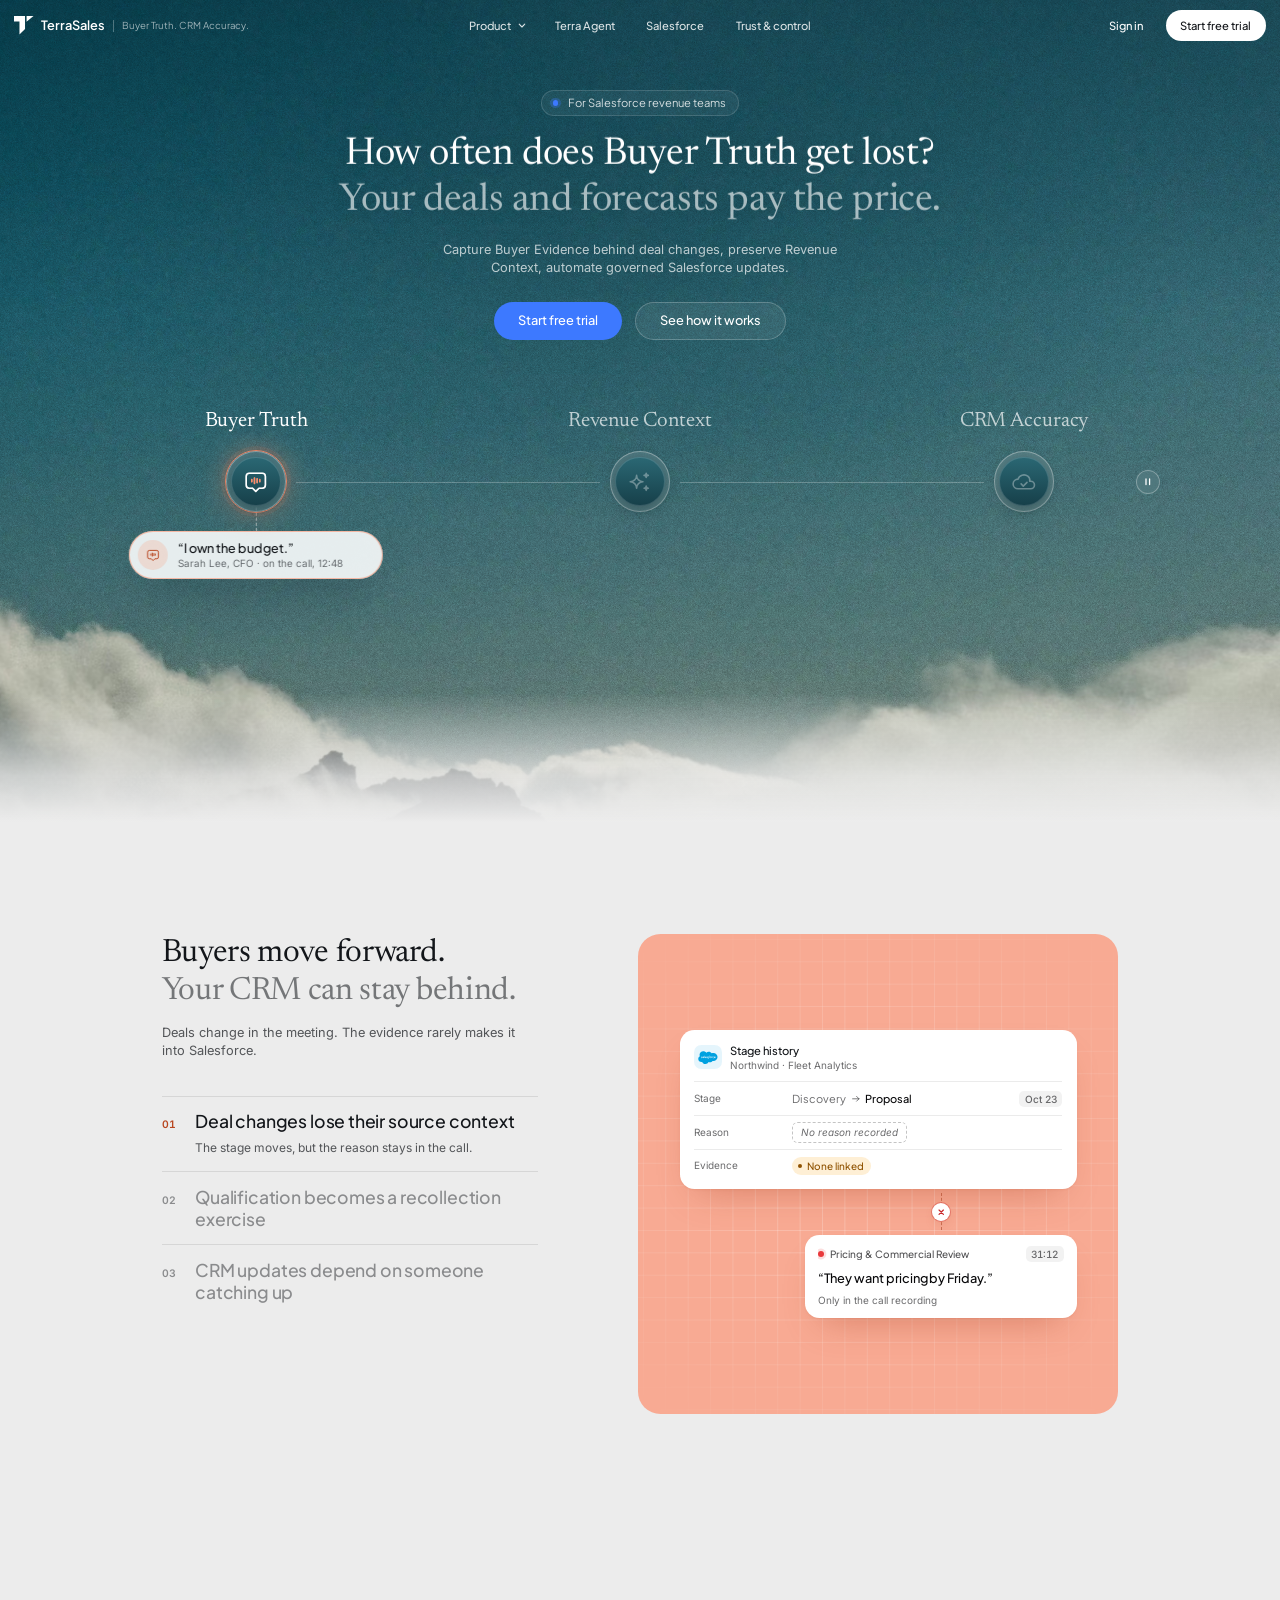
<file: index.html>
<!doctype html>
<html lang="en">
<head>
  <meta charset="utf-8">
  <meta name="viewport" content="width=device-width, initial-scale=1">
  <meta name="robots" content="noindex,nofollow">
  <title>TerraSales — Buyer Truth. CRM Accuracy.</title>
  <!-- the site has one page for now: send everyone to it -->
  <meta http-equiv="refresh" content="0; url=clouds/index.html">
  <link rel="canonical" href="clouds/index.html">
  <link rel="icon" href="clouds/img/logo-mark.svg" type="image/svg+xml">
  <script>location.replace('clouds/index.html' + location.search + location.hash);</script>
  <style>body{margin:0;min-height:100vh;display:grid;place-items:center;background:#1E5560;font:500 15px/1.4 system-ui,sans-serif}a{color:#fff}</style>
</head>
<body>
  <a href="clouds/index.html">TerraSales</a>
</body>
</html>
</file>
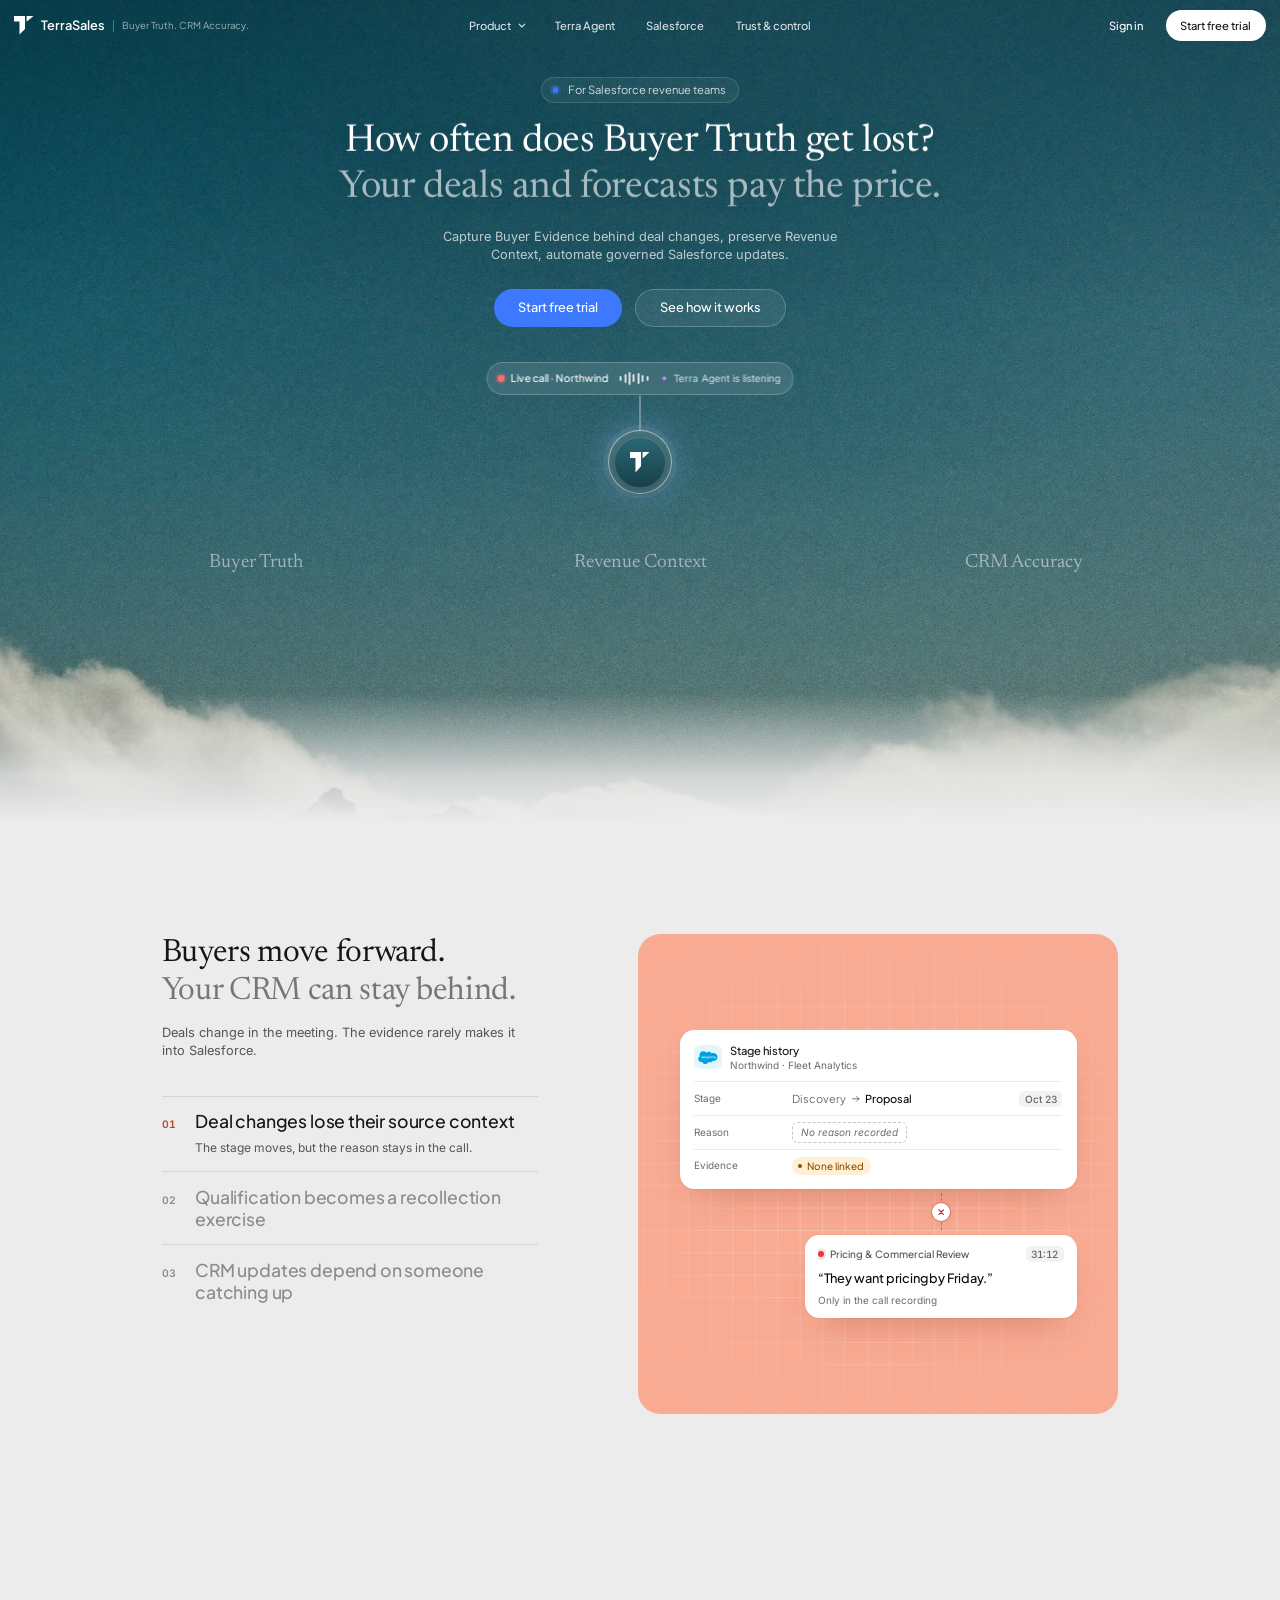
<file: clouds-hub/index.html>
<!doctype html>
<html lang="en">
<head>
  <meta charset="utf-8">
  <meta name="viewport" content="width=device-width, initial-scale=1">
  <title>TerraSales — Buyer Truth. CRM Accuracy.</title>
  <meta name="robots" content="noindex,nofollow">
  <meta name="theme-color" content="#1C4F5A">
  <link rel="icon" href="../clouds/img/logo-mark.svg" type="image/svg+xml">
  <link rel="preconnect" href="https://fonts.googleapis.com">
  <link rel="preconnect" href="https://fonts.gstatic.com" crossorigin>
  <link rel="stylesheet" href="https://fonts.googleapis.com/css2?family=Inter:wght@400;500;600&family=Newsreader:opsz,wght@6..72,400&family=Plus+Jakarta+Sans:wght@400;500;600&display=swap">
  <link rel="stylesheet" href="../clouds/s2.css?v=3">
  <link rel="stylesheet" href="../clouds/style.css?v=9">
  <link rel="stylesheet" href="hub.css?v=1">
  <script>document.documentElement.classList.add('js');</script>
</head>
<body>
  <a class="skip" href="#main">Skip to content</a>

  <!-- Hero concept: one picture instead of the stations line. Section 2 is the same as on the Clouds page. -->
  <header class="nav" id="nav">
    <div class="nav__brand">
      <a class="nav__logo" href="#" aria-label="TerraSales home">
        <img src="../clouds/img/logo-mark.svg" width="24" height="24" alt="">
        <span class="nav__word">TerraSales</span>
      </a>
      <span class="nav__div" aria-hidden="true"></span>
      <span class="nav__tagline">Buyer Truth. CRM Accuracy.</span>
    </div>
    <nav class="nav__links" aria-label="Main">
      <span class="nav__thumb" aria-hidden="true"></span>
      <a class="nav__link nav__link--drop" href="#">Product<svg class="nav__chev" viewBox="0 0 16 16" aria-hidden="true" focusable="false"><path d="m4.5 6.5 3.5 3.5 3.5-3.5" fill="none" stroke="currentColor" stroke-width="1.4" stroke-linecap="round" stroke-linejoin="round"/></svg></a>
      <a class="nav__link" href="#">Terra Agent</a>
      <a class="nav__link" href="#">Salesforce</a>
      <a class="nav__link" href="#">Trust &amp; control</a>
    </nav>
    <div class="nav__actions">
      <a class="nav__btn nav__btn--signin" href="https://app.terrasales.ai/login/">Sign in</a>
      <a class="nav__btn nav__btn--cta" href="https://app.terrasales.ai/login/">Start free trial</a>
      <button class="nav__burger" type="button" aria-expanded="false" aria-controls="mnav" aria-label="Open menu">
        <svg width="18" height="18" viewBox="0 0 20 20" aria-hidden="true" focusable="false"><path d="M3 7h14M3 13h14" fill="none" stroke="currentColor" stroke-width="1.6" stroke-linecap="round"/></svg>
      </button>
    </div>
    <div class="mnav" id="mnav" hidden>
      <a class="mnav__link" href="#">Product</a>
      <a class="mnav__link" href="#">Terra Agent</a>
      <a class="mnav__link" href="#">Salesforce</a>
      <a class="mnav__link" href="#">Trust &amp; control</a>
      <a class="mnav__link" href="https://app.terrasales.ai/login/">Sign in</a>
    </div>
  </header>

  <main id="main">
    <!-- ============ HERO — one picture: the call goes into TerraSales, and TerraSales branches into what it brings ============ -->
    <section class="hc hc--hub" aria-labelledby="hero-title">
      <div class="hc__scene" aria-hidden="true">
        <picture>
          <source media="(max-width: 780px)" srcset="../clouds/img/sky-m-1x.webp 800w, ../clouds/img/sky-m-2x.webp 1600w" sizes="800px">
          <img class="hc__sky" src="../clouds/img/sky-1x.webp" srcset="../clouds/img/sky-1x.webp 1960w, ../clouds/img/sky-2x.webp 3920w" sizes="(max-width: 1180px) 1960px, 122.5vw" width="1960" height="1560" alt="" fetchpriority="high" decoding="async" data-depth=".32">
        </picture>
        <span class="hc__grain"></span>
      </div>

      <div class="hc__frame">
        <div class="hc__copy" data-depth=".5">
          <p class="hc__pill rv" style="--d:.05s"><i aria-hidden="true"></i>For Salesforce revenue teams</p>
          <h1 class="hc__h1 rv" id="hero-title" style="--d:.12s">How often does Buyer Truth get lost? <span>Your deals and forecasts pay the price.</span></h1>
          <p class="hc__sub rv" style="--d:.2s">Capture Buyer Evidence behind deal changes, preserve Revenue<br> Context, automate governed Salesforce updates.</p>
          <div class="hc__ctas rv" style="--d:.28s">
            <a class="hc__btn hc__btn--primary" href="https://app.terrasales.ai/login/">Start free trial</a>
            <a class="hc__btn hc__btn--ghost" href="#gap">See how it works</a>
          </div>
        </div>

        <!-- The picture. Coordinates are frame units (1600 wide), the same as the stations on the Clouds page:
             the call (top) → the TerraSales hub → three branches, each with its own line → what each one brings. -->
        <div class="hb" data-depth=".2" data-fade data-hub role="img" aria-label="How TerraSales works: Terra Agent records the sales call with Northwind, and TerraSales turns it into three things at once. Buyer Truth: the buyer said, I own the budget (Sarah Lee, CFO, 12:48). Revenue Context: Terra Agent marks the deal ready for Proposal. CRM Accuracy: the Salesforce stage moves to Proposal and is synced.">
          <svg class="hb__wires" viewBox="0 0 1600 1120" preserveAspectRatio="xMidYMin meet" aria-hidden="true" focusable="false">
            <defs>
              <marker id="hb-tip-1" viewBox="0 0 10 10" refX="7" refY="5" markerWidth="12" markerHeight="12" markerUnits="userSpaceOnUse" orient="auto"><path d="M2 1.5l6 3.5-6 3.5" fill="none" stroke="#FF8A66" stroke-width="1.5" stroke-linecap="round" stroke-linejoin="round"/></marker>
              <marker id="hb-tip-2" viewBox="0 0 10 10" refX="7" refY="5" markerWidth="12" markerHeight="12" markerUnits="userSpaceOnUse" orient="auto"><path d="M2 1.5l6 3.5-6 3.5" fill="none" stroke="#C792FF" stroke-width="1.5" stroke-linecap="round" stroke-linejoin="round"/></marker>
              <marker id="hb-tip-3" viewBox="0 0 10 10" refX="7" refY="5" markerWidth="12" markerHeight="12" markerUnits="userSpaceOnUse" orient="auto"><path d="M2 1.5l6 3.5-6 3.5" fill="none" stroke="#86B6FF" stroke-width="1.5" stroke-linecap="round" stroke-linejoin="round"/></marker>
              <!-- each wire is revealed by a solid copy of itself in a mask, so dashed and dotted wires still "draw" -->
              <mask id="hb-m-in" maskUnits="userSpaceOnUse"><path class="hb__reveal" d="M800 494 V 538" pathLength="1"/></mask>
              <mask id="hb-m-1" maskUnits="userSpaceOnUse"><path class="hb__reveal" d="M772 606 C 700 652, 420 640, 320 686" pathLength="1"/></mask>
              <mask id="hb-m-2" maskUnits="userSpaceOnUse"><path class="hb__reveal" d="M800 618 V 686" pathLength="1"/></mask>
              <mask id="hb-m-3" maskUnits="userSpaceOnUse"><path class="hb__reveal" d="M828 606 C 900 652, 1180 640, 1280 686" pathLength="1"/></mask>


            </defs>
            <path class="hb__wire hb__wire--in" d="M800 494 V 538" mask="url(#hb-m-in)"/>
            <path id="hb-br-1" class="hb__wire hb__wire--1" d="M772 606 C 700 652, 420 640, 320 686" mask="url(#hb-m-1)"/>
            <path id="hb-br-2" class="hb__wire hb__wire--2" d="M800 618 V 686" mask="url(#hb-m-2)"/>
            <path id="hb-br-3" class="hb__wire hb__wire--3" d="M828 606 C 900 652, 1180 640, 1280 686" mask="url(#hb-m-3)"/>
            <path class="hb__wire hb__wire--1 hb__arrow" d="M320 724 V 747" marker-end="url(#hb-tip-1)"/>
            <path class="hb__wire hb__wire--2 hb__arrow" d="M800 724 V 747" marker-end="url(#hb-tip-2)"/>
            <path class="hb__wire hb__wire--3 hb__arrow" d="M1280 724 V 747" marker-end="url(#hb-tip-3)"/>
            <circle class="hb__spark hb__spark--1" r="4"><animateMotion dur="1.1s" begin="indefinite" fill="freeze" calcMode="spline" keyPoints="0;1" keyTimes="0;1" keySplines=".45 0 .25 1"><mpath href="#hb-br-1"/></animateMotion></circle>
            <circle class="hb__spark hb__spark--2" r="4"><animateMotion dur="1.1s" begin="indefinite" fill="freeze" calcMode="spline" keyPoints="0;1" keyTimes="0;1" keySplines=".45 0 .25 1"><mpath href="#hb-br-2"/></animateMotion></circle>
            <circle class="hb__spark hb__spark--3" r="4"><animateMotion dur="1.1s" begin="indefinite" fill="freeze" calcMode="spline" keyPoints="0;1" keyTimes="0;1" keySplines=".45 0 .25 1"><mpath href="#hb-br-3"/></animateMotion></circle>
          </svg>

          <!-- the input: a live call, Terra Agent listening -->
          <p class="hb__call">
            <span class="hb__rec"><i></i>Live call · Northwind</span>
            <span class="hb__wave" aria-hidden="true"><i></i><i></i><i></i><i></i><i></i><i></i><i></i></span>
            <span class="hb__agent"><svg viewBox="0 0 16 16" aria-hidden="true"><path d="M8 1.5c.5 3.2 1.4 4.6 5.5 5.5-4.1.9-5 2.3-5.5 5.5C7.5 9.3 6.6 7.9 2.5 7 6.6 6.1 7.5 4.7 8 1.5Z" fill="currentColor"/></svg>Terra Agent is listening</span>
          </p>

          <!-- the hub -->
          <div class="hb__hub" aria-hidden="true"><span class="hb__disc"><img src="../clouds/img/logo-mark.svg" width="24" height="24" alt=""></span></div>

          <!-- the three branches and what each one brings -->
          <div class="hb__arm hb__arm--1">
            <p class="hb__name">Buyer Truth</p>
            <p class="pod hb__out">
              <span class="pod__ico" aria-hidden="true"><svg viewBox="0 0 24 24" fill="none"><path d="M9 18H6a3 3 0 0 1-3-3V7a3 3 0 0 1 3-3h12a3 3 0 0 1 3 3v8a3 3 0 0 1-3 3h-3l-3 3z" stroke="currentColor" stroke-width="1.6" stroke-linejoin="round"/><path d="M8.25 10v2M10.75 8.5v5M13.25 9.25v3.5M15.75 10v2" stroke="currentColor" stroke-width="1.6" stroke-linecap="round"/></svg></span>
              <span class="pod__tt"><span class="pod__main">“I own the budget.”</span><span class="pod__meta">Sarah Lee, CFO · 12:48</span></span>
            </p>
          </div>
          <div class="hb__arm hb__arm--2">
            <p class="hb__name">Revenue Context</p>
            <p class="pod hb__out">
              <span class="pod__ico" aria-hidden="true"><svg viewBox="0 0 16 16"><path d="M8 1.5c.5 3.2 1.4 4.6 5.5 5.5-4.1.9-5 2.3-5.5 5.5C7.5 9.3 6.6 7.9 2.5 7 6.6 6.1 7.5 4.7 8 1.5Z" fill="currentColor"/></svg></span>
              <span class="pod__tt"><span class="pod__main">Ready for Proposal</span><span class="pod__meta">Economic buyer confirmed</span></span>
            </p>
          </div>
          <div class="hb__arm hb__arm--3">
            <p class="hb__name">CRM Accuracy</p>
            <p class="pod hb__out">
              <span class="pod__ico pod__ico--sf"><img src="../clouds/img/ic-salesforce.svg" width="20" height="20" alt=""></span>
              <span class="pod__tt"><span class="pod__main">Stage → Proposal</span><span class="pod__meta"><span class="pod__todo">Syncing to Salesforce</span><span class="pod__done">Synced to Salesforce</span></span></span>
              <span class="pod__check" aria-hidden="true"></span>
            </p>
          </div>

          <button class="hb__replay" type="button" aria-label="Replay the animation" hidden>
            <svg viewBox="0 0 12 12" aria-hidden="true"><path d="M2.4 6.2a3.6 3.6 0 1 0 1.2-2.7M2.3 1.6v2.3h2.3" fill="none" stroke="currentColor" stroke-width="1.3" stroke-linecap="round" stroke-linejoin="round"/></svg>
          </button>
        </div>
      </div>

      <div class="hc__near" aria-hidden="true">
        <picture>
          <source media="(max-width: 780px)" type="image/avif" srcset="../clouds/img/clouds-m-1x.avif 800w, ../clouds/img/clouds-m-2x.avif 1600w" sizes="800px">
          <source media="(max-width: 780px)" srcset="../clouds/img/clouds-m-1x.webp 800w, ../clouds/img/clouds-m-2x.webp 1600w" sizes="800px">
          <source type="image/avif" srcset="../clouds/img/clouds-1x.avif 1960w, ../clouds/img/clouds-2x.avif 3920w" sizes="(max-width: 1180px) 1960px, 122.5vw">
          <img class="hc__front" src="../clouds/img/clouds-1x.webp" srcset="../clouds/img/clouds-1x.webp 1960w, ../clouds/img/clouds-2x.webp 3920w" sizes="(max-width: 1180px) 1960px, 122.5vw" width="1960" height="894" alt="" decoding="async" data-depth="-.22">
        </picture>
      </div>
      <div class="hc__mist" aria-hidden="true"></div>
    </section>

    <!-- ============ SECTION 2 · THE GAP — the three problems, one at a time ============
         This block is about the problem only: each point is a problem and its illustration shows that problem
         (life without TerraSales); the answers come later on the page.
         Desktop: the stage holds still while the page scrolls past it; each third of the scroll brings the next
         problem. ≤1180px and without JavaScript: the three problems stack, each with its illustration.
         Illustrations: white fragments (s2.css) on solid colour, problem states in style.css (.pb-*). -->
    <section class="s2 cs" id="gap" aria-labelledby="s2-title" data-cs>
      <div class="cs__track" data-cs-track>
        <div class="cs__stage">
          <div class="cs__grid">
            <header class="cs__head">
              <h2 class="cs__title" id="s2-title">Buyers move forward.<span>Your CRM can stay behind.</span></h2>
              <p class="cs__lead">Deals change in the meeting. The evidence rarely makes it into Salesforce.</p>
            </header>

            <article class="cs__item cs__item--1 s2-coral is-active" data-cs-item>
              <div class="cs__text">
                <h3 class="cs__h"><button type="button" class="cs__btn" aria-current="true" aria-controls="cs-card-1"><span class="cs__num">01</span><span class="cs__name">Deal changes lose their source context</span></button></h3>
                <div class="cs__more">
                  <div class="cs__body">
                    <p class="cs__desc">The stage moves, but the reason stays in the call.</p>
                  </div>
                </div>
                <span class="cs__bar" aria-hidden="true"><i></i></span>
              </div>
              <div class="cs__card" id="cs-card-1">
                <!-- 01 · the stage moved in Salesforce with no reason; the buyer's words stay in the recording, unlinked -->
                <div class="s2__viz s2-coral" role="img" aria-label="The problem: in Salesforce the Northwind opportunity moved from Discovery to Proposal on Oct 23 with no reason and no evidence attached, while the buyer's words that moved it, They want pricing by Friday, at 31:12, stay in the call recording, linked to nothing.">
                  <div class="s2-frag pb-card" style="--i:0">
                    <div class="s2-hd">
                      <span class="pb-sf"><img src="../clouds/img/ic-salesforce.svg" width="20" height="20" alt=""></span>
                      <span class="s2-hd__tt"><span class="s2-hd__title">Stage history</span><span class="s2-hd__meta">Northwind · Fleet Analytics</span></span>
                    </div>
                    <dl class="pb-rows">
                      <div><dt>Stage</dt><dd><span class="s2-chg"><s>Discovery</s><svg viewBox="0 0 12 12" fill="none" focusable="false"><path d="M2 6h8M7 3l3 3-3 3" stroke="currentColor" stroke-width="1.1" stroke-linecap="round" stroke-linejoin="round"/></svg>Proposal</span></dd><dd class="pb-side"><span class="s2-time">Oct 23</span></dd></div>
                      <div><dt>Reason</dt><dd><span class="pb-empty">No reason recorded</span></dd></div>
                      <div><dt>Evidence</dt><dd><span class="pb-warn"><i></i>None linked</span></dd></div>
                    </dl>
                  </div>
                  <div class="pb-gap" style="--i:1" aria-hidden="true"><span class="pb-gap__x"><svg viewBox="0 0 12 12" fill="none" focusable="false"><path d="M3.5 3.5l5 5M8.5 3.5l-5 5" stroke="currentColor" stroke-width="1.4" stroke-linecap="round"/></svg></span></div>
                  <div class="s2-frag pb-call" style="--i:2">
                    <p class="pb-call__top"><span class="pb-rec"><i></i>Pricing &amp; Commercial Review</span><span class="s2-time">31:12</span></p>
                    <p class="pb-call__quote">“They want pricing by Friday.”</p>
                    <p class="pb-call__foot">Only in the call recording</p>
                  </div>
                </div>
              </div>
            </article>

            <article class="cs__item cs__item--2 s2-violet" data-cs-item>
              <div class="cs__text">
                <h3 class="cs__h"><button type="button" class="cs__btn" aria-controls="cs-card-2"><span class="cs__num">02</span><span class="cs__name">Qualification becomes a recollection exercise</span></button></h3>
                <div class="cs__more">
                  <div class="cs__body">
                    <p class="cs__desc">MEDDPICC gets filled in from memory, days later.</p>
                  </div>
                </div>
                <span class="cs__bar" aria-hidden="true"><i></i></span>
              </div>
              <div class="cs__card" id="cs-card-2">
                <!-- 02 · MEDDPICC filled in from memory three days after the call: guesses, a gap, vague notes -->
                <div class="s2__viz s2-violet" role="img" aria-label="The problem: MEDDPICC for Northwind filled in on Oct 26, three days after the call, from memory. The economic buyer and the decision criteria are unconfirmed guesses, the paper process was never captured, and the rep's notes are vague.">
                  <div class="s2-frag pb-card" style="--i:0">
                    <p class="s2-med__top"><span class="s2-med__name">MEDDPICC</span><span class="pb-late"><svg viewBox="0 0 12 12" fill="none" focusable="false"><circle cx="6" cy="6" r="4.6" stroke="currentColor" stroke-width="1.2"/><path d="M6 3.6V6l1.6 1" stroke="currentColor" stroke-width="1.2" stroke-linecap="round" stroke-linejoin="round"/></svg>Filled in 3 days later</span></p>
                    <p class="pb-chips"><span>M</span><span class="is-guess">E</span><span class="is-guess">D</span><span>D</span><span class="is-none">P</span><span class="is-guess">I</span><span>C</span><span>C</span></p>
                    <dl class="pb-rows pb-rows--memo">
                      <div><dt>Economic buyer</dt><dd class="pb-guessed">CFO, probably</dd><dd class="pb-side"><span class="pb-warn"><i></i>Unconfirmed</span></dd></div>
                      <div><dt>Decision criteria</dt><dd class="pb-guessed">Price, mostly</dd><dd class="pb-side"><span class="pb-warn"><i></i>Unconfirmed</span></dd></div>
                      <div><dt>Paper process</dt><dd><span class="pb-empty">Not captured</span></dd></div>
                    </dl>
                  </div>
                  <div class="s2-frag pb-note" style="--i:1">
                    <p class="pb-note__top"><svg viewBox="0 0 12 12" fill="none" focusable="false"><path d="M8.2 1.8l2 2L4.4 9.6l-2.6.6.6-2.6 5.8-5.8z" stroke="currentColor" stroke-width="1.1" stroke-linejoin="round"/></svg>Rep’s notes · Oct 26</p>
                    <p class="pb-note__text">Budget sits with… finance? Legal: ask next time.</p>
                  </div>
                </div>
              </div>
            </article>

            <article class="cs__item cs__item--3 s2-blue" data-cs-item>
              <div class="cs__text">
                <h3 class="cs__h"><button type="button" class="cs__btn" aria-controls="cs-card-3"><span class="cs__num">03</span><span class="cs__name">CRM updates depend on someone catching up</span></button></h3>
                <div class="cs__more">
                  <div class="cs__body">
                    <p class="cs__desc">Salesforce waits until someone finds the time.</p>
                  </div>
                </div>
                <span class="cs__bar" aria-hidden="true"><i></i></span>
              </div>
              <div class="cs__card" id="cs-card-3">
                <!-- 03 · the record is weeks behind the deal: untouched since Oct 26, empty fields, calls never logged -->
                <div class="s2__viz s2-blue" role="img" aria-label="The problem: the Northwind opportunity in Salesforce was last updated on Oct 26, three weeks ago, with no next step and no amount. The legal review on Nov 4 and the security review on Nov 11 were never logged, and the task to update the CRM is five days overdue.">
                  <div class="s2-frag pb-card" style="--i:0">
                    <div class="s2-hd">
                      <span class="pb-sf"><img src="../clouds/img/ic-salesforce.svg" width="20" height="20" alt=""></span>
                      <span class="s2-hd__tt"><span class="s2-hd__title">Opportunity</span><span class="s2-hd__meta">Northwind · Fleet Analytics</span></span>
                      <span class="pb-late"><svg viewBox="0 0 12 12" fill="none" focusable="false"><circle cx="6" cy="6" r="4.6" stroke="currentColor" stroke-width="1.2"/><path d="M6 3.6V6l1.6 1" stroke="currentColor" stroke-width="1.2" stroke-linecap="round" stroke-linejoin="round"/></svg>Updated 3 weeks ago</span>
                    </div>
                    <dl class="pb-rows">
                      <div><dt>Stage</dt><dd>Proposal</dd><dd class="pb-side"><span class="s2-time">Oct 26</span></dd></div>
                      <div><dt>Next step</dt><dd><span class="pb-empty">Empty</span></dd></div>
                      <div><dt>Amount</dt><dd><span class="pb-empty">Empty</span></dd></div>
                    </dl>
                  </div>
                  <div class="s2-frag pb-queue" style="--i:1">
                    <p class="pb-queue__top">Not in Salesforce yet <span class="pb-count">2 calls</span></p>
                    <ol class="pb-queue__rows">
                      <li><i></i><span>Legal review</span><small>Nov 4</small><em>Not logged</em></li>
                      <li><i></i><span>Security review</span><small>Nov 11</small><em>Not logged</em></li>
                    </ol>
                    <p class="pb-task"><span class="pb-warn"><i></i>Task: update CRM · 5 days overdue</span></p>
                  </div>
                </div>
              </div>
            </article>
          </div>
        </div>
      </div>
    </section>
  </main>

  <script src="hub.js?v=1" defer></script>
  <script src="../clouds/script.js?v=3" defer></script>
</body>
</html>
</file>
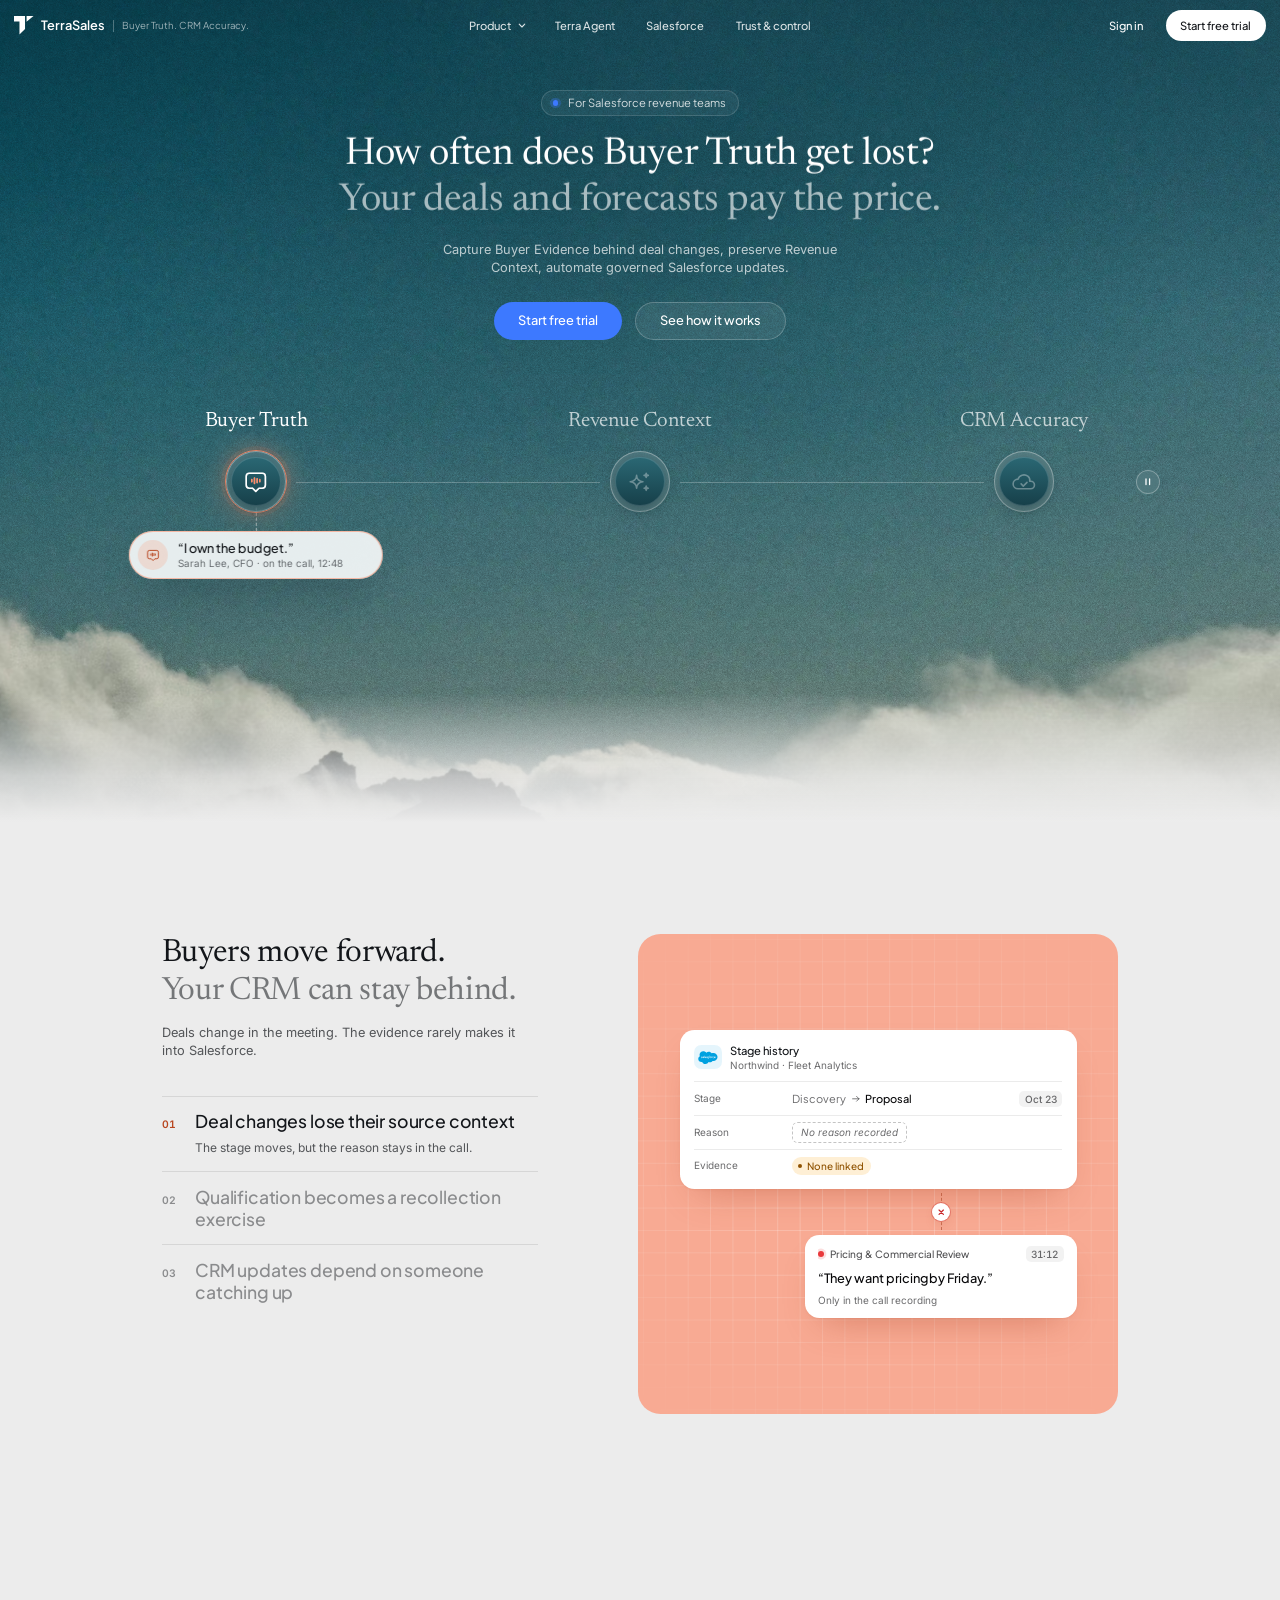
<file: clouds/index.html>
<!doctype html>
<html lang="en">
<head>
  <meta charset="utf-8">
  <meta name="viewport" content="width=device-width, initial-scale=1">
  <title>TerraSales — Buyer Truth. CRM Accuracy.</title>
  <meta name="description" content="Capture Buyer Evidence behind deal changes, preserve Revenue Context, automate governed Salesforce updates.">
  <meta name="robots" content="noindex,nofollow">
  <meta name="theme-color" content="#1C4F5A">
  <link rel="icon" href="img/logo-mark.svg" type="image/svg+xml">
  <link rel="preconnect" href="https://fonts.googleapis.com">
  <link rel="preconnect" href="https://fonts.gstatic.com" crossorigin>
  <link rel="stylesheet" href="https://fonts.googleapis.com/css2?family=Inter:wght@400;500;600&family=Newsreader:opsz,wght@6..72,400&family=Plus+Jakarta+Sans:wght@400;500;600&display=swap">
  <link rel="stylesheet" href="journey.css?v=6">
  <link rel="stylesheet" href="s2.css?v=3">
  <link rel="stylesheet" href="style.css?v=9">
  <link rel="preload" as="image" type="image/webp" imagesrcset="img/sky-1x.webp 1960w, img/sky-2x.webp 3920w" imagesizes="(max-width: 1180px) 1960px, 122.5vw" media="(min-width: 781px)" fetchpriority="high">
  <link rel="preload" as="image" type="image/webp" imagesrcset="img/sky-m-1x.webp 800w, img/sky-m-2x.webp 1600w" imagesizes="800px" media="(max-width: 780px)" fetchpriority="high">
  <script>document.documentElement.classList.add('js');</script>
</head>
<body>
  <a class="skip" href="#main">Skip to content</a>

  <!-- ============ NAVIGATION: white over the sky, glass over the paper ============ -->
  <header class="nav" id="nav">
    <div class="nav__brand">
      <a class="nav__logo" href="#" aria-label="TerraSales home">
        <img src="img/logo-mark.svg" width="24" height="24" alt="">
        <span class="nav__word">TerraSales</span>
      </a>
      <span class="nav__div" aria-hidden="true"></span>
      <span class="nav__tagline">Buyer Truth. CRM Accuracy.</span>
    </div>

    <nav class="nav__links" aria-label="Main">
      <span class="nav__thumb" aria-hidden="true"></span>
      <a class="nav__link nav__link--drop" href="#">Product<svg class="nav__chev" viewBox="0 0 16 16" aria-hidden="true" focusable="false"><path d="m4.5 6.5 3.5 3.5 3.5-3.5" fill="none" stroke="currentColor" stroke-width="1.4" stroke-linecap="round" stroke-linejoin="round"/></svg></a>
      <a class="nav__link" href="#">Terra Agent</a>
      <a class="nav__link" href="#">Salesforce</a>
      <a class="nav__link" href="#">Trust &amp; control</a>
    </nav>

    <div class="nav__actions">
      <a class="nav__btn nav__btn--signin" href="https://app.terrasales.ai/login/">Sign in</a>
      <a class="nav__btn nav__btn--cta" href="https://app.terrasales.ai/login/">Start free trial</a>
      <button class="nav__burger" type="button" aria-expanded="false" aria-controls="mnav" aria-label="Open menu">
        <svg width="18" height="18" viewBox="0 0 20 20" aria-hidden="true" focusable="false"><path d="M3 7h14M3 13h14" fill="none" stroke="currentColor" stroke-width="1.6" stroke-linecap="round"/></svg>
      </button>
    </div>

    <div class="mnav" id="mnav" hidden>
      <a class="mnav__link" href="#">Product</a>
      <a class="mnav__link" href="#">Terra Agent</a>
      <a class="mnav__link" href="#">Salesforce</a>
      <a class="mnav__link" href="#">Trust &amp; control</a>
      <a class="mnav__link" href="https://app.terrasales.ai/login/">Sign in</a>
    </div>
  </header>

  <main id="main">

    <!-- ============ SECTION 1 · HERO — the problem, the answer, and the workflow above the clouds ============
         Layers, back to front: sky with the far clouds → grain → copy and the workflow → the near clouds → mist into the paper.
         The workflow (stations, line, one travelling capsule) runs on journey.js; its layout is in style.css. -->
    <section class="hc" aria-labelledby="hero-title" data-journey>
      <div class="hc__scene" aria-hidden="true">
        <picture>
          <source media="(max-width: 780px)" srcset="img/sky-m-1x.webp 800w, img/sky-m-2x.webp 1600w" sizes="800px">
          <img class="hc__sky" src="img/sky-1x.webp" srcset="img/sky-1x.webp 1960w, img/sky-2x.webp 3920w" sizes="(max-width: 1180px) 1960px, 122.5vw" width="1960" height="1560" alt="" fetchpriority="high" decoding="async" data-depth=".32">
        </picture>
        <span class="hc__grain"></span>
      </div>

      <div class="hc__frame">
        <div class="hc__copy" data-depth=".5">
          <p class="hc__pill rv" style="--d:.05s"><i aria-hidden="true"></i>For Salesforce revenue teams</p>
          <h1 class="hc__h1 rv" id="hero-title" style="--d:.12s">How often does Buyer Truth get lost? <span>Your deals and forecasts pay the price.</span></h1>
          <p class="hc__sub rv" style="--d:.2s">Capture Buyer Evidence behind deal changes, preserve Revenue<br> Context, automate governed Salesforce updates.</p>
          <div class="hc__ctas rv" style="--d:.28s">
            <a class="hc__btn hc__btn--primary" href="https://app.terrasales.ai/login/">Start free trial</a>
            <a class="hc__btn hc__btn--ghost" href="#gap">See how it works</a>
          </div>
        </div>

        <!-- The TerraSales workflow as one moment that changes: what the buyer said → what it means for the deal →
             the Salesforce record, updated. The note under each station is that moment at that station; journey.js
             turns the three notes into one capsule that rides the line (static layouts show the three notes). -->
        <div class="jr" role="group" aria-label="The TerraSales workflow, from what buyers said to what your team knows" data-depth=".2">
          <div class="jr__ch jr__ch--a" aria-hidden="true"></div>
          <div class="jr__ch jr__ch--b" aria-hidden="true"></div>
          <ol class="jr__steps">
            <li class="jr__step jr__step--1">
              <div class="jr__label"><p class="jr__title">Buyer Truth</p></div>
              <div class="jr__icon" data-icon="capture" aria-hidden="true"></div>
              <p class="jr__note pod">
                <span class="pod__ico" aria-hidden="true"><svg viewBox="0 0 24 24" fill="none"><path d="M9 18H6a3 3 0 0 1-3-3V7a3 3 0 0 1 3-3h12a3 3 0 0 1 3 3v8a3 3 0 0 1-3 3h-3l-3 3z" stroke="currentColor" stroke-width="1.6" stroke-linejoin="round"/><path d="M8.25 10v2M10.75 8.5v5M13.25 9.25v3.5M15.75 10v2" stroke="currentColor" stroke-width="1.6" stroke-linecap="round"/></svg></span>
                <span class="pod__tt"><span class="pod__main">“I own the budget.”</span><span class="pod__meta">Sarah Lee, CFO · on the call, 12:48</span></span>
              </p>
            </li>
            <li class="jr__step jr__step--2">
              <div class="jr__label"><p class="jr__title">Revenue Context</p></div>
              <div class="jr__icon" data-icon="understand" aria-hidden="true"></div>
              <p class="jr__note pod">
                <span class="pod__ico" aria-hidden="true"><svg viewBox="0 0 16 16"><path d="M8 1.5c.5 3.2 1.4 4.6 5.5 5.5-4.1.9-5 2.3-5.5 5.5C7.5 9.3 6.6 7.9 2.5 7 6.6 6.1 7.5 4.7 8 1.5Z" fill="currentColor"/></svg></span>
                <span class="pod__tt"><span class="pod__main">Ready for Proposal</span><span class="pod__meta">Terra Agent · economic buyer confirmed</span></span>
              </p>
            </li>
            <li class="jr__step jr__step--3">
              <div class="jr__label"><p class="jr__title">CRM Accuracy</p></div>
              <div class="jr__icon" data-icon="act" aria-hidden="true"></div>
              <p class="jr__note pod">
                <span class="pod__ico pod__ico--sf"><img src="img/ic-salesforce.svg" width="20" height="20" alt="Salesforce"></span>
                <span class="pod__tt"><span class="pod__main">Stage → Proposal</span><span class="pod__meta"><span class="pod__todo">Syncing to Salesforce</span><span class="pod__done">Synced to Salesforce</span></span></span>
                <span class="pod__check" aria-hidden="true"></span>
              </p>
            </li>
          </ol>
          <button class="jr__toggle" type="button" aria-label="Pause the journey animation">
            <svg class="i-pause" viewBox="0 0 12 12" aria-hidden="true"><path d="M3.75 2.5v7M8.25 2.5v7" fill="none" stroke="currentColor" stroke-width="1.6" stroke-linecap="round"/></svg>
            <svg class="i-play" viewBox="0 0 12 12" aria-hidden="true"><path d="M4 2.6v6.8L9.4 6z" fill="currentColor"/></svg>
            <svg class="i-replay" viewBox="0 0 12 12" aria-hidden="true"><path d="M2.4 6.2a3.6 3.6 0 1 0 1.2-2.7M2.3 1.6v2.3h2.3" fill="none" stroke="currentColor" stroke-width="1.3" stroke-linecap="round" stroke-linejoin="round"/></svg>
          </button>
        </div>
      </div>

      <div class="hc__near" aria-hidden="true">
        <picture>
          <source media="(max-width: 780px)" type="image/avif" srcset="img/clouds-m-1x.avif 800w, img/clouds-m-2x.avif 1600w" sizes="800px">
          <source media="(max-width: 780px)" srcset="img/clouds-m-1x.webp 800w, img/clouds-m-2x.webp 1600w" sizes="800px">
          <source type="image/avif" srcset="img/clouds-1x.avif 1960w, img/clouds-2x.avif 3920w" sizes="(max-width: 1180px) 1960px, 122.5vw">
          <img class="hc__front" src="img/clouds-1x.webp" srcset="img/clouds-1x.webp 1960w, img/clouds-2x.webp 3920w" sizes="(max-width: 1180px) 1960px, 122.5vw" width="1960" height="894" alt="" decoding="async" data-depth="-.22">
        </picture>
      </div>
      <div class="hc__mist" aria-hidden="true"></div>
    </section>

    <!-- ============ SECTION 2 · THE GAP — the three problems, one at a time ============
         This block is about the problem only: each point is a problem and its illustration shows that problem
         (life without TerraSales); the answers come later on the page.
         Desktop: the stage holds still while the page scrolls past it; each third of the scroll brings the next
         problem. ≤1180px and without JavaScript: the three problems stack, each with its illustration.
         Illustrations: white fragments (s2.css) on solid colour, problem states in style.css (.pb-*). -->
    <section class="s2 cs" id="gap" aria-labelledby="s2-title" data-cs>
      <div class="cs__track" data-cs-track>
        <div class="cs__stage">
          <div class="cs__grid">
            <header class="cs__head">
              <h2 class="cs__title" id="s2-title">Buyers move forward.<span>Your CRM can stay behind.</span></h2>
              <p class="cs__lead">Deals change in the meeting. The evidence rarely makes it into Salesforce.</p>
            </header>

            <article class="cs__item cs__item--1 s2-coral is-active" data-cs-item>
              <div class="cs__text">
                <h3 class="cs__h"><button type="button" class="cs__btn" aria-current="true" aria-controls="cs-card-1"><span class="cs__num">01</span><span class="cs__name">Deal changes lose their source context</span></button></h3>
                <div class="cs__more">
                  <div class="cs__body">
                    <p class="cs__desc">The stage moves, but the reason stays in the call.</p>
                  </div>
                </div>
                <span class="cs__bar" aria-hidden="true"><i></i></span>
              </div>
              <div class="cs__card" id="cs-card-1">
                <!-- 01 · the stage moved in Salesforce with no reason; the buyer's words stay in the recording, unlinked -->
                <div class="s2__viz s2-coral" role="img" aria-label="The problem: in Salesforce the Northwind opportunity moved from Discovery to Proposal on Oct 23 with no reason and no evidence attached, while the buyer's words that moved it, They want pricing by Friday, at 31:12, stay in the call recording, linked to nothing.">
                  <div class="s2-frag pb-card" style="--i:0">
                    <div class="s2-hd">
                      <span class="pb-sf"><img src="img/ic-salesforce.svg" width="20" height="20" alt=""></span>
                      <span class="s2-hd__tt"><span class="s2-hd__title">Stage history</span><span class="s2-hd__meta">Northwind · Fleet Analytics</span></span>
                    </div>
                    <dl class="pb-rows">
                      <div><dt>Stage</dt><dd><span class="s2-chg"><s>Discovery</s><svg viewBox="0 0 12 12" fill="none" focusable="false"><path d="M2 6h8M7 3l3 3-3 3" stroke="currentColor" stroke-width="1.1" stroke-linecap="round" stroke-linejoin="round"/></svg>Proposal</span></dd><dd class="pb-side"><span class="s2-time">Oct 23</span></dd></div>
                      <div><dt>Reason</dt><dd><span class="pb-empty">No reason recorded</span></dd></div>
                      <div><dt>Evidence</dt><dd><span class="pb-warn"><i></i>None linked</span></dd></div>
                    </dl>
                  </div>
                  <div class="pb-gap" style="--i:1" aria-hidden="true"><span class="pb-gap__x"><svg viewBox="0 0 12 12" fill="none" focusable="false"><path d="M3.5 3.5l5 5M8.5 3.5l-5 5" stroke="currentColor" stroke-width="1.4" stroke-linecap="round"/></svg></span></div>
                  <div class="s2-frag pb-call" style="--i:2">
                    <p class="pb-call__top"><span class="pb-rec"><i></i>Pricing &amp; Commercial Review</span><span class="s2-time">31:12</span></p>
                    <p class="pb-call__quote">“They want pricing by Friday.”</p>
                    <p class="pb-call__foot">Only in the call recording</p>
                  </div>
                </div>
              </div>
            </article>

            <article class="cs__item cs__item--2 s2-violet" data-cs-item>
              <div class="cs__text">
                <h3 class="cs__h"><button type="button" class="cs__btn" aria-controls="cs-card-2"><span class="cs__num">02</span><span class="cs__name">Qualification becomes a recollection exercise</span></button></h3>
                <div class="cs__more">
                  <div class="cs__body">
                    <p class="cs__desc">MEDDPICC gets filled in from memory, days later.</p>
                  </div>
                </div>
                <span class="cs__bar" aria-hidden="true"><i></i></span>
              </div>
              <div class="cs__card" id="cs-card-2">
                <!-- 02 · MEDDPICC filled in from memory three days after the call: guesses, a gap, vague notes -->
                <div class="s2__viz s2-violet" role="img" aria-label="The problem: MEDDPICC for Northwind filled in on Oct 26, three days after the call, from memory. The economic buyer and the decision criteria are unconfirmed guesses, the paper process was never captured, and the rep's notes are vague.">
                  <div class="s2-frag pb-card" style="--i:0">
                    <p class="s2-med__top"><span class="s2-med__name">MEDDPICC</span><span class="pb-late"><svg viewBox="0 0 12 12" fill="none" focusable="false"><circle cx="6" cy="6" r="4.6" stroke="currentColor" stroke-width="1.2"/><path d="M6 3.6V6l1.6 1" stroke="currentColor" stroke-width="1.2" stroke-linecap="round" stroke-linejoin="round"/></svg>Filled in 3 days later</span></p>
                    <p class="pb-chips"><span>M</span><span class="is-guess">E</span><span class="is-guess">D</span><span>D</span><span class="is-none">P</span><span class="is-guess">I</span><span>C</span><span>C</span></p>
                    <dl class="pb-rows pb-rows--memo">
                      <div><dt>Economic buyer</dt><dd class="pb-guessed">CFO, probably</dd><dd class="pb-side"><span class="pb-warn"><i></i>Unconfirmed</span></dd></div>
                      <div><dt>Decision criteria</dt><dd class="pb-guessed">Price, mostly</dd><dd class="pb-side"><span class="pb-warn"><i></i>Unconfirmed</span></dd></div>
                      <div><dt>Paper process</dt><dd><span class="pb-empty">Not captured</span></dd></div>
                    </dl>
                  </div>
                  <div class="s2-frag pb-note" style="--i:1">
                    <p class="pb-note__top"><svg viewBox="0 0 12 12" fill="none" focusable="false"><path d="M8.2 1.8l2 2L4.4 9.6l-2.6.6.6-2.6 5.8-5.8z" stroke="currentColor" stroke-width="1.1" stroke-linejoin="round"/></svg>Rep’s notes · Oct 26</p>
                    <p class="pb-note__text">Budget sits with… finance? Legal: ask next time.</p>
                  </div>
                </div>
              </div>
            </article>

            <article class="cs__item cs__item--3 s2-blue" data-cs-item>
              <div class="cs__text">
                <h3 class="cs__h"><button type="button" class="cs__btn" aria-controls="cs-card-3"><span class="cs__num">03</span><span class="cs__name">CRM updates depend on someone catching up</span></button></h3>
                <div class="cs__more">
                  <div class="cs__body">
                    <p class="cs__desc">Salesforce waits until someone finds the time.</p>
                  </div>
                </div>
                <span class="cs__bar" aria-hidden="true"><i></i></span>
              </div>
              <div class="cs__card" id="cs-card-3">
                <!-- 03 · the record is weeks behind the deal: untouched since Oct 26, empty fields, calls never logged -->
                <div class="s2__viz s2-blue" role="img" aria-label="The problem: the Northwind opportunity in Salesforce was last updated on Oct 26, three weeks ago, with no next step and no amount. The legal review on Nov 4 and the security review on Nov 11 were never logged, and the task to update the CRM is five days overdue.">
                  <div class="s2-frag pb-card" style="--i:0">
                    <div class="s2-hd">
                      <span class="pb-sf"><img src="img/ic-salesforce.svg" width="20" height="20" alt=""></span>
                      <span class="s2-hd__tt"><span class="s2-hd__title">Opportunity</span><span class="s2-hd__meta">Northwind · Fleet Analytics</span></span>
                      <span class="pb-late"><svg viewBox="0 0 12 12" fill="none" focusable="false"><circle cx="6" cy="6" r="4.6" stroke="currentColor" stroke-width="1.2"/><path d="M6 3.6V6l1.6 1" stroke="currentColor" stroke-width="1.2" stroke-linecap="round" stroke-linejoin="round"/></svg>Updated 3 weeks ago</span>
                    </div>
                    <dl class="pb-rows">
                      <div><dt>Stage</dt><dd>Proposal</dd><dd class="pb-side"><span class="s2-time">Oct 26</span></dd></div>
                      <div><dt>Next step</dt><dd><span class="pb-empty">Empty</span></dd></div>
                      <div><dt>Amount</dt><dd><span class="pb-empty">Empty</span></dd></div>
                    </dl>
                  </div>
                  <div class="s2-frag pb-queue" style="--i:1">
                    <p class="pb-queue__top">Not in Salesforce yet <span class="pb-count">2 calls</span></p>
                    <ol class="pb-queue__rows">
                      <li><i></i><span>Legal review</span><small>Nov 4</small><em>Not logged</em></li>
                      <li><i></i><span>Security review</span><small>Nov 11</small><em>Not logged</em></li>
                    </ol>
                    <p class="pb-task"><span class="pb-warn"><i></i>Task: update CRM · 5 days overdue</span></p>
                  </div>
                </div>
              </div>
            </article>
          </div>
        </div>
      </div>
    </section>
  </main>

  <script src="journey.js?v=15" defer></script>
  <script src="script.js?v=3" defer></script>
</body>
</html>
</file>
<file: clouds/s2.css>
/* Clouds copy of the section 2 product-fragment styles from the Frame concept (26.11); the Clouds layout is in style.css. */
/* ==========================================================================
   TerraSales — Section 2 · "Buyers move forward."
   Four pain points around one product block. Each pain point owns a light
   accent (coral / violet / blue / teal) for its number, progress bar and the
   tinted canvas of its product block. Everything is scoped under .s2.
   Sizing: N * var(--f) on the 1600 × 900 frame (the page defines --f and sets
   it to 1px at ≤1180px). ≤1180: list + panel side by side; ≤780: one column,
   panel first. Text that scales with --f has a px floor (max(…)).
   ========================================================================== */

.s2 {
  --s2-ink: #09090B;
  --s2-ink-80: rgba(9, 9, 11, .8);
  --s2-ink-70: rgba(9, 9, 11, .7);
  --s2-ink-60: rgba(9, 9, 11, .6);        /* lowest text tone: 5.3:1 on white */
  --s2-line: rgba(9, 9, 11, .08);
  --s2-green: #14C070;
  --s2-green-ink: #0A7A44;
  --s2-red: #E9393C;
  --s2-red-ink: #C8272A;
  --s2-btn: #2F6AF0;                       /* white text 4.7:1 */
  --s2-font: var(--jakarta, "Plus Jakarta Sans", system-ui, -apple-system, "Segoe UI", sans-serif);
  --s2-text: var(--inter, "Inter", system-ui, -apple-system, "Segoe UI", sans-serif);
  --s2-ease: cubic-bezier(.2, .7, .2, 1);
  --s2-ease-out: cubic-bezier(.16, 1, .3, 1);
  --s2-gap: 28;                            /* space between product fragments (frame px) */

  position: relative;
  background: #fff;
  color: var(--s2-ink);
  padding: calc(var(--s2pad, 84) * var(--f)) 0 calc(84 * var(--f));
  font-family: var(--s2-font);
  -webkit-font-smoothing: antialiased;
  -moz-osx-font-smoothing: grayscale;
}

/* accents: --acc fills, --acc-ink text (AA on white and on its tint), --shade tinted shadows */
.s2 .s2-coral  { --acc: #FF8A66; --acc-rgb: 255 138 102; --acc-ink: #B8461F; --shade: 166 62 30; }
.s2 .s2-violet { --acc: #C792FF; --acc-rgb: 199 146 255; --acc-ink: #8A3FD1; --shade: 112 46 168; }
.s2 .s2-blue   { --acc: #3D79FF; --acc-rgb: 61 121 255;  --acc-ink: #2559D9; --shade: 34 76 178; }
.s2 .s2-teal   { --acc: #2BB3A3; --acc-rgb: 43 179 163;  --acc-ink: #0C7368; --shade: 10 96 88; }

/* local resets — the snippet does not rely on the host page's base styles */
.s2, .s2 *, .s2 *::before, .s2 *::after { box-sizing: border-box; }
.s2 :where(h2, h3, p, ul, ol, li, dl, dt, dd, figure) { margin: 0; padding: 0; }
.s2 :where(ul, ol) { list-style: none; }
.s2 :where(img, svg) { display: block; max-width: none; }
.s2 :where(s) { text-decoration: none; }
.s2 :where(b) { font-weight: 600; }
.s2 :where(button) {
  margin: 0; padding: 0; border: 0; background: none;
  font: inherit; color: inherit; letter-spacing: inherit; text-align: inherit;
  cursor: pointer; -webkit-tap-highlight-color: transparent;
}

/* ---------- head ---------- */
.s2 .s2__inner { width: calc(1600 * var(--f)); margin: 0 auto; padding: 0 calc(80 * var(--f)); }
.s2 .s2__head { display: flex; flex-direction: column; align-items: center; text-align: center; }
.s2 .s2__title {
  font: 600 calc(40 * var(--f))/1.15 var(--s2-font);
  letter-spacing: -.02em;
  color: var(--s2-ink);
  white-space: nowrap;
}
.s2 .s2__line { display: block; }
.s2 .s2__line--mute { color: rgba(9, 9, 11, .48); }   /* large text: 3.5:1 */
.s2 .s2__lead {
  margin-top: calc(18 * var(--f));
  font: 400 max(13px, calc(16 * var(--f)))/1.5 var(--s2-text);
  color: var(--s2-ink-60);
  white-space: nowrap;
}
/* screen-reader-only lines (rotation note, live announcements) */
.s2 .s2__sr {
  position: absolute; width: 1px; height: 1px; margin: -1px; padding: 0;
  overflow: hidden; clip: rect(0 0 0 0); clip-path: inset(50%);
  white-space: nowrap; border: 0;
}

/* ---------- grid: two pain points either side of the product panel ---------- */
.s2 .s2__grid {
  display: grid;
  margin-top: calc(52 * var(--f));
  grid-template-columns: calc(440 * var(--f)) calc(520 * var(--f)) calc(440 * var(--f));
  grid-template-rows: repeat(2, calc(262 * var(--f)));
  grid-template-areas: "c1 p c3" "c2 p c4";
  gap: calc(20 * var(--f));
}
.s2 .s2__card--1 { grid-area: c1; }
.s2 .s2__card--2 { grid-area: c2; }
.s2 .s2__card--3 { grid-area: c3; }
.s2 .s2__card--4 { grid-area: c4; }
.s2 .s2__panel   { grid-area: p; }

/* ---------- pain-point cards ---------- */
.s2 .s2__card {
  position: relative; isolation: isolate;
  display: flex; flex-direction: column; justify-content: flex-end;
  min-width: 0;
  padding: calc(28 * var(--f));
  border-radius: calc(24 * var(--f));
  background: #fff;
  box-shadow:
    inset 0 0 0 1px var(--s2-line),
    0 0 0 0 rgba(9, 9, 11, 0),
    0 0 0 0 rgba(9, 9, 11, 0);
  transition:
    box-shadow .5s var(--s2-ease),
    opacity .8s var(--s2-ease) var(--d, 0s),
    transform 1s var(--s2-ease-out) var(--d, 0s);
}
/* soft wash of the card's accent, top left */
.s2 .s2__card::before {
  content: ""; position: absolute; inset: 0; z-index: -1;
  border-radius: inherit;
  background:
    radial-gradient(120% 90% at 0% 0%, rgb(var(--acc-rgb) / .16), rgb(var(--acc-rgb) / 0) 62%);
  opacity: 0;
  transition: opacity .5s var(--s2-ease);
  pointer-events: none;
}
.s2 .s2__card:hover { box-shadow: inset 0 0 0 1px rgba(9, 9, 11, .14), 0 0 0 0 rgba(9, 9, 11, 0), 0 0 0 0 rgba(9, 9, 11, 0); }
.s2 .s2__card.is-active {
  box-shadow:
    inset 0 0 0 1px rgb(var(--acc-rgb) / .42),
    0 1px 2px rgb(var(--shade) / .06),
    0 calc(24 * var(--f)) calc(48 * var(--f)) calc(-26 * var(--f)) rgb(var(--shade) / .3);
}
.s2 .s2__card.is-active::before { opacity: 1; }

.s2 .s2__meta {
  position: absolute; left: calc(28 * var(--f)); right: calc(28 * var(--f)); top: calc(27 * var(--f));
  display: flex; align-items: center; gap: calc(14 * var(--f));
  height: calc(16 * var(--f));
}
.s2 .s2__num {
  flex: none;
  font: 600 max(11px, calc(14 * var(--f)))/1 var(--s2-text);
  font-variant-numeric: tabular-nums;
  letter-spacing: .02em;
  color: var(--acc-ink);
}
.s2 .s2__bar {
  position: relative; flex: 1;
  height: calc(3 * var(--f)); min-height: 2px;
  border-radius: 99px;
  background: rgb(var(--acc-rgb) / .2);
  overflow: hidden;
  opacity: 0;
  transition: opacity .35s var(--s2-ease);
}
.s2 .s2__card.is-active .s2__bar { opacity: 1; }
.s2 .s2__fill {
  position: absolute; inset: 0;
  border-radius: inherit;
  background: var(--acc);
  transform-origin: 0 50%;
  transform: scaleX(0);
}
.s2 .s2__fill.is-run { animation: s2-fill var(--s2-dur, 6s) linear forwards; }
.s2.is-paused .s2__fill.is-run { animation-play-state: paused; }
.s2.is-manual .s2__card.is-active .s2__fill { transform: scaleX(1); animation: none; }
@keyframes s2-fill { to { transform: scaleX(1); } }

.s2 .s2__h {
  max-width: calc(330 * var(--f));
  font: 600 calc(22 * var(--f))/1.27 var(--s2-font);
  letter-spacing: -.012em;
  color: rgba(9, 9, 11, .8);
  transition: color .4s var(--s2-ease);
}
.s2 .s2__card.is-active .s2__h { color: var(--s2-ink); }
.s2 .s2__btn { display: inline; }
.s2 .s2__btn::after { content: ""; position: absolute; inset: 0; z-index: 2; border-radius: inherit; } /* the whole card is the hit area */
@supports selector(:has(*)) {
  .s2 .s2__btn:focus-visible { outline: none; }
  .s2 .s2__card:has(.s2__btn:focus-visible) { outline: 2px solid var(--acc-ink); outline-offset: 3px; }
}
.s2 .s2__desc {
  max-width: calc(360 * var(--f));
  margin-top: calc(12 * var(--f));
  font: 400 max(12px, calc(14 * var(--f)))/1.5 var(--s2-text);
  color: var(--s2-ink-60);
}
/* the pain point is the hook: its own line, full ink; the answer stays quieter */
.s2 .s2__pain {
  display: block;
  margin-bottom: calc(4 * var(--f));
  font: 500 max(12.5px, calc(15 * var(--f)))/1.4 var(--s2-font);
  letter-spacing: -.005em;
  color: var(--s2-ink);
}

/* ---------- centre panel: one product block per pain point, cross-faded ---------- */
.s2 .s2__panel {
  position: relative; isolation: isolate;
  display: grid;                                   /* the four blocks share one cell */
  min-width: 0;
  border-radius: calc(24 * var(--f));
  overflow: hidden;
  background: #fff;
  box-shadow: 0 1px 2px rgba(9, 9, 11, .04), 0 calc(30 * var(--f)) calc(60 * var(--f)) calc(-34 * var(--f)) rgba(9, 9, 11, .16);
  transition: opacity .9s var(--s2-ease) var(--d, 0s), transform 1s var(--s2-ease-out) var(--d, 0s);
}
.s2 .s2__viz {
  grid-area: 1 / 1;
  position: relative; z-index: 0;
  display: flex; flex-direction: column; justify-content: center; align-items: stretch;
  gap: calc(var(--s2-gap) * var(--f));
  min-width: 0;
  padding: calc(40 * var(--f));
  border-radius: inherit;
  background:
    radial-gradient(90% 70% at 12% 0%, rgb(var(--acc-rgb) / .24), rgb(var(--acc-rgb) / 0) 72%),
    radial-gradient(80% 60% at 100% 100%, rgb(var(--acc-rgb) / .16), rgb(var(--acc-rgb) / 0) 70%),
    linear-gradient(rgb(var(--acc-rgb) / .07), rgb(var(--acc-rgb) / .07)),
    #fff;
  opacity: 0; visibility: hidden;
  transition: opacity .4s var(--s2-ease) .28s, visibility 0s linear .68s;   /* outgoing fades a beat later: no white flash */
}
.s2 .s2__viz.is-on {
  z-index: 1;                                      /* incoming always paints above outgoing */
  opacity: 1; visibility: visible;
  transition: opacity .6s var(--s2-ease), visibility 0s;
}

/* Pause / Play for the rotation (WCAG 2.2.2); s2.js shows it */
.s2 .s2__toggle {
  position: absolute; z-index: 3;
  right: calc(16 * var(--f)); bottom: calc(16 * var(--f));
  display: grid; place-items: center;
  width: max(28px, calc(32 * var(--f))); height: max(28px, calc(32 * var(--f)));
  border-radius: 50%;
  background: rgba(255, 255, 255, .88);
  box-shadow: 0 0 0 1px rgba(9, 9, 11, .1), 0 calc(6 * var(--f)) calc(14 * var(--f)) calc(-6 * var(--f)) rgba(9, 9, 11, .22);
  color: var(--s2-ink-70);
  transition: color .2s var(--s2-ease), background-color .2s var(--s2-ease);
}
.s2 .s2__toggle[hidden] { display: none; }
.s2 .s2__toggle:hover { background: #fff; color: var(--s2-ink); }
.s2 .s2__toggle:focus-visible { outline: 2px solid var(--s2-ink); outline-offset: 2px; }
.s2 .s2__toggle svg { width: max(12px, calc(14 * var(--f))); height: max(12px, calc(14 * var(--f))); }
.s2 .s2__toggle .s2__toggle-play,
.s2 .s2__toggle.is-stopped .s2__toggle-pause { display: none; }
.s2 .s2__toggle.is-stopped .s2__toggle-play { display: block; }
/* faint dot canvas + hairline in the accent */
.s2 .s2__viz::before {
  content: ""; position: absolute; inset: 0; z-index: -1;
  background-image:
    linear-gradient(rgb(var(--shade) / .07) 1px, transparent 1px),
    linear-gradient(90deg, rgb(var(--shade) / .07) 1px, transparent 1px);
  background-size: calc(28 * var(--f)) calc(28 * var(--f));
  background-position: center;
  -webkit-mask-image: radial-gradient(75% 65% at 50% 50%, #000 30%, transparent 100%);
  mask-image: radial-gradient(75% 65% at 50% 50%, #000 30%, transparent 100%);
  pointer-events: none;
}
.s2 .s2__viz::after {
  content: ""; position: absolute; inset: 0; z-index: -1;
  border-radius: inherit;
  box-shadow: inset 0 0 0 1px rgb(var(--acc-rgb) / .22);
  pointer-events: none;
}

/* fragments rise in, one after another, when their block comes on */
.s2 .s2-frag {
  position: relative;
  width: 100%;
  border-radius: calc(18 * var(--f));
  background: #fff;
  box-shadow:
    0 0 0 1px rgb(var(--acc-rgb) / .16),
    0 1px 2px rgb(var(--shade) / .06),
    0 calc(20 * var(--f)) calc(44 * var(--f)) calc(-22 * var(--f)) rgb(var(--shade) / .32);
  opacity: 0;
  transform: translateY(calc(14 * var(--f))) scale(.985);
  transition: opacity .35s var(--s2-ease), transform .5s var(--s2-ease);
}
.s2 .s2__viz.is-on .s2-frag {
  opacity: 1; transform: none;
  transition:
    opacity .6s var(--s2-ease) calc(.1s + var(--i, 0) * .12s),
    transform .9s var(--s2-ease-out) calc(.1s + var(--i, 0) * .12s);
}
/* dashed link from the fragment above (decorative, like the wires in the hero) */
.s2 .s2-frag--linked::before,
.s2 .s2-frag--linked::after {
  content: ""; position: absolute; right: calc(var(--lx, 64) * var(--f));
  transform: translateX(50%);
  pointer-events: none;
}
.s2 .s2-frag--linked::before {
  bottom: 100%; height: calc(var(--s2-gap) * var(--f));
  border-left: 1px dashed rgb(var(--shade) / .45);
}
.s2 .s2-frag--linked::after {
  top: calc(-3.5 * var(--f));
  width: calc(7 * var(--f)); height: calc(7 * var(--f)); min-width: 6px; min-height: 6px;
  margin-top: 0;
  border-radius: 50%;
  background: #fff;
  box-shadow: 0 0 0 1px var(--acc-ink);
}

/* ---------- shared product pieces ---------- */
.s2 .s2-hd { display: flex; align-items: center; gap: calc(10 * var(--f)); }
.s2 .s2-hd__ico {
  display: grid; place-items: center; flex: none;
  width: calc(30 * var(--f)); height: calc(30 * var(--f));
  border-radius: calc(9 * var(--f));
  background: rgb(var(--acc-rgb) / .16);
  color: var(--acc-ink);
}
.s2 .s2-hd__ico svg { width: calc(15 * var(--f)); height: calc(15 * var(--f)); }
.s2 .s2-hd__tt { display: flex; flex-direction: column; gap: calc(2 * var(--f)); flex: 1; min-width: 0; }
.s2 .s2-hd__title {
  font: 500 max(11px, calc(14 * var(--f)))/1.3 var(--s2-font);
  white-space: nowrap; overflow: hidden; text-overflow: ellipsis;
}
.s2 .s2-hd__meta {
  font: 400 max(10px, calc(12 * var(--f)))/1.3 var(--s2-text);
  color: var(--s2-ink-60);
  white-space: nowrap; overflow: hidden; text-overflow: ellipsis;
}
.s2 .s2-time {
  flex: none;
  display: inline-flex; align-items: center;
  height: calc(20 * var(--f)); padding: 0 calc(7 * var(--f));
  border-radius: calc(6 * var(--f));
  background: rgba(9, 9, 11, .05);
  font: 500 max(10px, calc(11.5 * var(--f)))/1 var(--s2-text);
  font-variant-numeric: tabular-nums;
  color: var(--s2-ink-60);
  white-space: nowrap;
}
.s2 .s2-badge {
  flex: none;
  display: inline-flex; align-items: center; gap: calc(5 * var(--f));
  height: calc(22 * var(--f)); padding: 0 calc(9 * var(--f)) 0 calc(8 * var(--f));
  border-radius: 99px;
  font: 500 max(10px, calc(11.5 * var(--f)))/1 var(--s2-font);
  white-space: nowrap;
}
.s2 .s2-badge i { flex: none; width: calc(5 * var(--f)); height: calc(5 * var(--f)); min-width: 4px; min-height: 4px; border-radius: 50%; background: currentColor; }
.s2 .s2-badge--aligned { background: rgba(20, 192, 112, .12); color: var(--s2-green-ink); }   /* 4.9:1 */
.s2 .s2-badge--risk    { background: rgba(233, 57, 60, .1);  color: var(--s2-red-ink); }
.s2 .s2-chg { display: inline-flex; align-items: center; gap: calc(6 * var(--f)); white-space: nowrap; }
.s2 .s2-chg s { color: var(--s2-ink-60); font-weight: 400; }
.s2 .s2-chg svg { flex: none; width: calc(12 * var(--f)); height: calc(12 * var(--f)); color: var(--s2-ink-60); }

/* ---------- 01 · how the call went ---------- */
.s2 .s2-call { z-index: 2; padding: calc(16 * var(--f)) calc(18 * var(--f)); }
.s2 .s2-call .s2-hd__meta { white-space: normal; }   /* the deal + call name may take two lines */
.s2 .s2-tl {
  display: grid;
  grid-template-columns: calc(56 * var(--f)) minmax(0, 1fr);
  column-gap: calc(8 * var(--f));
  margin-top: calc(14 * var(--f));
}
.s2 .s2-tl__lanes { padding-top: calc(18 * var(--f)); }
.s2 .s2-tl__lanes li {
  height: calc(26 * var(--f));
  display: flex; align-items: center;
  font: 500 max(10px, calc(11 * var(--f)))/1 var(--s2-text);
  color: var(--s2-ink-60);
  white-space: nowrap;
}
.s2 .s2-tl__lanes .is-pos  { color: var(--s2-green-ink); }
.s2 .s2-tl__lanes .is-risk { color: var(--s2-red-ink); }
.s2 .s2-tl__plot {
  position: relative;
  height: calc(96 * var(--f));
  border-radius: calc(10 * var(--f));
  background:
    linear-gradient(90deg, rgba(9, 9, 11, .13) 50%, transparent 0) 0 calc(31 * var(--f)) / calc(6 * var(--f)) 1px repeat-x,
    linear-gradient(90deg, rgba(9, 9, 11, .13) 50%, transparent 0) 0 calc(57 * var(--f)) / calc(6 * var(--f)) 1px repeat-x,
    linear-gradient(90deg, rgba(9, 9, 11, .13) 50%, transparent 0) 0 calc(83 * var(--f)) / calc(6 * var(--f)) 1px repeat-x,
    rgba(9, 9, 11, .025);
}
.s2 .s2-tl__band {                                  /* the Pricing part of the call */
  position: absolute; top: 0; bottom: 0;
  left: calc(var(--a) / 42 * 100%);
  width: calc((var(--b) - var(--a)) / 42 * 100%);
  background: rgb(var(--acc-rgb) / .11);           /* keeps the label at 4.6:1 */
  box-shadow: inset 1px 0 0 rgb(var(--acc-rgb) / .45), inset -1px 0 0 rgb(var(--acc-rgb) / .45);
}
.s2 .s2-tl__band b {
  position: absolute; left: 50%; top: calc(4 * var(--f));
  transform: translateX(-50%);
  font: 600 max(10px, calc(10.5 * var(--f)))/1.2 var(--s2-text);
  letter-spacing: .02em;
  color: var(--acc-ink);
  white-space: nowrap;
}
.s2 .s2-tl__div {
  position: absolute; top: calc(18 * var(--f)); bottom: 0;
  left: calc(var(--t) / 42 * 100%);
  border-left: 1px solid rgba(9, 9, 11, .07);
}
.s2 .s2-tl__dot {
  position: absolute;
  left: calc(var(--t) / 42 * 100%);
  top: calc((31 + var(--lane) * 26) * var(--f));
  width: calc(10 * var(--f)); height: calc(10 * var(--f)); min-width: 7px; min-height: 7px;
  border-radius: 50%;
  transform: translate(-50%, -50%);
  background: var(--c, #A1A1AA);
  box-shadow: 0 0 0 calc(2 * var(--f)) #fff;
}
.s2 .s2-tl__dot.is-pos  { --c: var(--s2-green); }
.s2 .s2-tl__dot.is-neu  { --c: #A1A1AA; }
.s2 .s2-tl__dot.is-risk { --c: var(--s2-red); }
/* the moment the stage moved: a key marker with a dashed drop to the quote below.
   Drop length = rest of the plot (96 − 31) + axis (20) + card bottom padding (16) + fragment gap */
.s2 .s2-tl__key {
  position: absolute; z-index: 2;
  left: calc(var(--t) / 42 * 100%); top: calc(31 * var(--f));
  display: grid; place-items: center;
  width: calc(18 * var(--f)); height: calc(18 * var(--f)); min-width: 14px; min-height: 14px;
  border-radius: 50%;
  transform: translate(-50%, -50%);
  background: var(--acc-ink);                       /* the block's accent marks the moment; dots keep sentiment */
  color: #fff;
  box-shadow: 0 0 0 calc(3 * var(--f)) #fff, 0 0 0 calc(4.5 * var(--f)) rgb(var(--acc-rgb) / .9);
}
.s2 .s2-tl__key svg { width: 66%; height: 66%; }
@keyframes s2-pulse {
  0% { opacity: .9; transform: scale(1); }
  70%, 100% { opacity: 0; transform: scale(2.2); }
}
.s2 .s2-tl__drop {
  position: absolute; z-index: 1;
  left: calc(var(--t) / 42 * 100%); top: calc(31 * var(--f));
  height: calc((65 + 20 + 16 + var(--s2-gap)) * var(--f));
  border-left: 1px dashed var(--acc-ink);
  transform: translateX(-50%);
}
.s2 .s2-tl__drop::before {                          /* soft pulse behind the key marker, two beats */
  content: ""; position: absolute;
  left: calc(-13.5 * var(--f)); top: calc(-13.5 * var(--f));
  width: calc(27 * var(--f)); height: calc(27 * var(--f));
  border-radius: 50%;
  background: rgb(var(--acc-rgb) / .5);
  opacity: 0;
}
.s2 .s2__viz.is-on .s2-tl__drop::before { animation: s2-pulse 2.2s var(--s2-ease) .9s 2; }
.s2 .s2-tl__drop::after {
  content: ""; position: absolute; left: 50%; bottom: 0;
  width: calc(7 * var(--f)); height: calc(7 * var(--f)); min-width: 6px; min-height: 6px;
  border-radius: 50%;
  transform: translate(-50%, 50%);
  background: #fff;
  box-shadow: 0 0 0 1px var(--acc-ink);
}
.s2 .s2-tl__axis {
  grid-column: 2;
  position: relative;
  height: calc(20 * var(--f));
}
.s2 .s2-tl__axis span {
  position: absolute; bottom: 0;
  left: calc(var(--t) / 42 * 100%);
  transform: translateX(calc(var(--t) / 42 * -100%));
  font: 400 max(10px, calc(10.5 * var(--f)))/1 var(--s2-text);
  font-variant-numeric: tabular-nums;
  color: var(--s2-ink-60);
  white-space: nowrap;
}

.s2 .s2-moment {
  max-width: calc(320 * var(--f));
  margin-left: auto;
  padding: calc(14 * var(--f)) calc(16 * var(--f)) calc(14 * var(--f));
}
.s2 .s2-moment__top { display: flex; align-items: center; justify-content: space-between; gap: calc(10 * var(--f)); }
.s2 .s2-moment__quote {
  margin-top: calc(10 * var(--f));
  font: 500 max(12px, calc(16 * var(--f)))/1.35 var(--s2-font);
  letter-spacing: -.005em;
  color: var(--s2-ink);
}
.s2 .s2-moment__stage {
  display: flex; align-items: center; justify-content: space-between; gap: calc(10 * var(--f));
  margin-top: calc(12 * var(--f));
  padding: calc(8 * var(--f)) calc(10 * var(--f));
  border-radius: calc(10 * var(--f));
  background: rgb(var(--acc-rgb) / .12);
  font: 500 max(11px, calc(13 * var(--f)))/1.3 var(--s2-font);
}
.s2 .s2-moment__lbl { font: 400 max(10px, calc(12 * var(--f)))/1.3 var(--s2-text); color: var(--s2-ink-70); white-space: nowrap; }
.s2 .s2-moment__stage .s2-chg s, .s2 .s2-moment__stage .s2-chg svg { color: var(--s2-ink-70); }

/* ---------- 02 · MEDDPICC + next steps ---------- */
.s2 .s2-chip {
  display: grid; place-items: center; flex: none;
  width: calc(26 * var(--f)); height: calc(26 * var(--f)); min-width: 20px; min-height: 20px;
  border-radius: 50%;
  background: rgba(9, 9, 11, .05);
  font: 600 max(10px, calc(11.5 * var(--f)))/1 var(--s2-text);
  color: var(--s2-ink-60);
}
.s2 .s2-chip.is-ok  { background: rgba(20, 192, 112, .14); color: var(--s2-green-ink); }
.s2 .s2-chip.is-gap { background: rgb(var(--acc-rgb) / .1); box-shadow: inset 0 0 0 1px var(--acc-ink); color: var(--acc-ink); }

.s2 .s2-med { padding: calc(16 * var(--f)) calc(18 * var(--f)) calc(8 * var(--f)); }
.s2 .s2-med__top { display: flex; align-items: center; justify-content: space-between; gap: calc(10 * var(--f)); }
.s2 .s2-med__name { font: 600 max(10px, calc(12 * var(--f)))/1.3 var(--s2-font); letter-spacing: .08em; color: var(--s2-ink-70); }
.s2 .s2-med__count {
  display: inline-flex; align-items: center; gap: calc(6 * var(--f));
  font: 400 max(10px, calc(12 * var(--f)))/1.3 var(--s2-text); color: var(--s2-ink-60); white-space: nowrap;
}
.s2 .s2-med__count i { width: calc(6 * var(--f)); height: calc(6 * var(--f)); min-width: 5px; min-height: 5px; border-radius: 50%; background: var(--s2-green); }
.s2 .s2-med__chips { display: flex; gap: calc(6 * var(--f)); margin-top: calc(12 * var(--f)); }
.s2 .s2-med__rows { margin-top: calc(12 * var(--f)); }
.s2 .s2-med__rows li {
  display: flex; align-items: center; gap: calc(12 * var(--f));
  padding: calc(9 * var(--f)) 0;
  border-top: 1px solid var(--s2-line);
}
.s2 .s2-med__rows .s2-chip { width: calc(24 * var(--f)); height: calc(24 * var(--f)); }
.s2 .s2-med__kv { display: flex; flex-direction: column; gap: calc(2 * var(--f)); flex: 1; min-width: 0; }
.s2 .s2-med__k { font: 400 max(10px, calc(11.5 * var(--f)))/1.3 var(--s2-text); color: var(--s2-ink-60); white-space: nowrap; }
.s2 .s2-med__v { font: 500 max(11px, calc(13.5 * var(--f)))/1.3 var(--s2-font); color: var(--s2-ink); white-space: nowrap; overflow: hidden; text-overflow: ellipsis; }
.s2 .s2-med__v--ok  { color: var(--s2-green-ink); }
.s2 .s2-med__v--gap { color: var(--acc-ink); }
.s2 .s2-tick {
  display: grid; place-items: center; flex: none;
  width: calc(20 * var(--f)); height: calc(20 * var(--f)); min-width: 16px; min-height: 16px;
  border-radius: 50%;
  background: var(--s2-green); color: #fff;
}
.s2 .s2-tick svg { width: 64%; height: 64%; }
.s2 .s2-flag {
  flex: none;
  display: inline-flex; align-items: center;
  height: calc(22 * var(--f)); padding: 0 calc(9 * var(--f));
  border-radius: 99px;
  background: rgb(var(--acc-rgb) / .14);
  font: 500 max(10px, calc(11.5 * var(--f)))/1 var(--s2-font);
  color: var(--acc-ink);
  white-space: nowrap;
}

.s2 .s2-steps {
  --lx: 70;
  max-width: calc(380 * var(--f));
  margin-left: auto;
  padding: calc(14 * var(--f)) calc(16 * var(--f)) calc(16 * var(--f));
}
.s2 .s2-steps__top { font: 500 max(11px, calc(13 * var(--f)))/1.3 var(--s2-font); color: var(--s2-ink); }
.s2 .s2-steps__track { display: grid; grid-template-columns: repeat(3, minmax(0, 1fr)); margin-top: calc(14 * var(--f)); }
.s2 .s2-steps__track li {
  position: relative;
  display: flex; flex-direction: column; align-items: center; text-align: center;
  padding: 0 calc(4 * var(--f));
}
.s2 .s2-steps__track li + li::before {                /* the line from the previous step */
  content: ""; position: absolute; z-index: 0;
  top: calc(10 * var(--f)); right: calc(50% + 14 * var(--f)); left: calc(-50% + 14 * var(--f));
  border-top: 1.5px solid var(--acc);
}
.s2 .s2-steps__track li.is-gap::before { border-top: 1.5px dashed rgba(9, 9, 11, .22); }
.s2 .s2-steps__track i {
  position: relative; z-index: 1;
  display: grid; place-items: center;
  width: calc(20 * var(--f)); height: calc(20 * var(--f)); min-width: 16px; min-height: 16px;
  border-radius: 50%;
  color: #fff;
}
.s2 .s2-steps__track i svg { width: 64%; height: 64%; }
.s2 .s2-steps__track .is-done i { background: var(--acc-ink); }
.s2 .s2-steps__track .is-now i { background: #fff; box-shadow: inset 0 0 0 1.5px var(--acc-ink), 0 0 0 calc(4 * var(--f)) rgb(var(--acc-rgb) / .22); }
.s2 .s2-steps__track .is-now i::after { content: ""; width: 40%; height: 40%; border-radius: 50%; background: var(--acc-ink); }
.s2 .s2-steps__track .is-gap i { background: #fff; border: 1.5px dashed var(--acc-ink); }
.s2 .s2-steps__track span {
  margin-top: calc(8 * var(--f));
  font: 500 max(10px, calc(12.5 * var(--f)))/1.25 var(--s2-font);
  color: var(--s2-ink);
}
.s2 .s2-steps__track small {
  margin-top: calc(2 * var(--f));
  font: 400 max(10px, calc(11.5 * var(--f)))/1.25 var(--s2-text);
  color: var(--s2-ink-60);
}
.s2 .s2-steps__track .is-now small, .s2 .s2-steps__track .is-gap small { color: var(--acc-ink); font-weight: 500; }

/* ---------- 03 · CRM update, reviewed before sync ---------- */
.s2 .s2-crm {
  padding: calc(14 * var(--f)) calc(12 * var(--f)) calc(12 * var(--f));
  background: rgba(255, 255, 255, .8);
  box-shadow:
    inset 0 0 0 1px rgba(255, 255, 255, .9),
    0 0 0 1px rgb(var(--acc-rgb) / .18),
    0 calc(24 * var(--f)) calc(50 * var(--f)) calc(-24 * var(--f)) rgb(var(--shade) / .32);
}
.s2 .s2-crm__top {
  display: flex; align-items: center; gap: calc(8 * var(--f));
  height: calc(22 * var(--f));
  padding: 0 calc(6 * var(--f));
}
.s2 .s2-crm__ico { flex: none; width: calc(16 * var(--f)); height: calc(16 * var(--f)); color: var(--s2-ink); }
.s2 .s2-crm__title { font: 500 max(11px, calc(13.5 * var(--f)))/1.3 var(--s2-font); white-space: nowrap; }
.s2 .s2-crm__n {
  display: grid; place-items: center;
  min-width: calc(20 * var(--f)); height: calc(18 * var(--f)); padding: 0 calc(5 * var(--f));
  border-radius: 99px;
  background: rgba(9, 9, 11, .06);
  font: 500 max(10px, calc(11 * var(--f)))/1 var(--s2-text);
  color: var(--s2-ink-70);
}
.s2 .s2-crm__status {
  display: inline-flex; align-items: center; gap: calc(6 * var(--f));
  margin-left: auto;
  font: 500 max(10px, calc(12 * var(--f)))/1.3 var(--s2-font);
  color: var(--s2-green-ink);
  white-space: nowrap;
}
.s2 .s2-crm__status img { width: calc(22 * var(--f)); height: auto; }

.s2 .s2-opp {
  margin-top: calc(12 * var(--f));
  padding: calc(14 * var(--f)) calc(14 * var(--f)) calc(8 * var(--f));
  border-radius: calc(16 * var(--f));
  background: #fff;
  box-shadow: 0 0 0 1px var(--s2-line), 0 calc(8 * var(--f)) calc(20 * var(--f)) calc(-12 * var(--f)) rgb(var(--shade) / .25);
}
.s2 .s2-opp__top { display: flex; align-items: center; gap: calc(10 * var(--f)); }
.s2 .s2-cbox {
  display: grid; place-items: center; flex: none;
  width: calc(18 * var(--f)); height: calc(18 * var(--f)); min-width: 14px; min-height: 14px;
  border-radius: calc(5 * var(--f));
  background: var(--acc-ink); color: #fff;
}
.s2 .s2-cbox svg { width: 70%; height: 70%; }
.s2 .s2-opp__ico { flex: none; width: calc(28 * var(--f)); height: calc(28 * var(--f)); }
.s2 .s2-conf {
  display: inline-flex; align-items: center; gap: calc(3 * var(--f)); flex: none;
  font: 500 max(11px, calc(13 * var(--f)))/1 var(--s2-font);
  color: var(--s2-ink);
}
.s2 .s2-conf svg { width: calc(11 * var(--f)); height: calc(11 * var(--f)); color: var(--acc); }
.s2 .s2-conf small { font-size: max(10px, calc(10 * var(--f))); color: var(--s2-ink-60); }
.s2 .s2-opp__rows {
  margin: calc(12 * var(--f)) calc(-14 * var(--f)) 0;
  padding: calc(4 * var(--f)) calc(14 * var(--f)) 0;
  border-top: 1px solid var(--s2-line);
}
.s2 .s2-opp__rows div {
  display: flex; align-items: center; gap: calc(10 * var(--f));
  min-height: calc(32 * var(--f));
}
.s2 .s2-opp__rows div + div { border-top: 1px solid rgba(9, 9, 11, .05); }
.s2 .s2-opp__rows dt {
  flex: none; width: calc(84 * var(--f));
  font: 400 max(10px, calc(12.5 * var(--f)))/1.3 var(--s2-text);
  color: var(--s2-ink-60);
}
.s2 .s2-opp__rows dd {
  flex: 1; min-width: 0;
  font: 500 max(11px, calc(13.5 * var(--f)))/1.3 var(--s2-font);
  color: var(--s2-ink);
  white-space: nowrap; overflow: hidden; text-overflow: ellipsis;
}

.s2 .s2-crm__actions { display: flex; gap: calc(8 * var(--f)); margin-top: calc(12 * var(--f)); }
.s2 .s2-btn {
  display: inline-flex; align-items: center; justify-content: center; gap: calc(8 * var(--f));
  height: calc(40 * var(--f)); min-height: 32px;
  padding: 0 calc(16 * var(--f));
  border-radius: calc(11 * var(--f));
  font: 500 max(11px, calc(13.5 * var(--f)))/1 var(--s2-font);
  white-space: nowrap;
}
.s2 .s2-btn--ghost { flex: none; background: #fff; color: var(--s2-ink); box-shadow: inset 0 0 0 1px rgba(9, 9, 11, .12); }
.s2 .s2-btn--primary {
  flex: 1; min-width: 0;
  overflow: hidden;                                /* guard: the label ellipsises, never spills */
  background: var(--s2-btn); color: #fff;
  box-shadow: 0 calc(10 * var(--f)) calc(22 * var(--f)) calc(-10 * var(--f)) rgba(47, 106, 240, .6);
}
.s2 .s2-btn__lbl { min-width: 0; overflow: hidden; text-overflow: ellipsis; white-space: nowrap; }
.s2 .s2-btn__sf {
  display: grid; place-items: center; flex: none;
  width: calc(28 * var(--f)); height: calc(20 * var(--f));
  border-radius: 99px;
  background: #fff;
}
.s2 .s2-btn__sf img { width: calc(22 * var(--f)); height: auto; }

/* ---------- 04 · stakeholder ---------- */
.s2 .s2-person { padding: calc(16 * var(--f)) calc(16 * var(--f)) calc(16 * var(--f)); }
.s2 .s2-person__top { display: flex; align-items: center; gap: calc(12 * var(--f)); }
.s2 .s2-avatar {
  position: relative; flex: none;
  display: grid; place-items: center;
  width: calc(42 * var(--f)); height: calc(42 * var(--f));
  border-radius: 50%;
  background: rgb(var(--acc-rgb) / .16);
  font: 600 max(11px, calc(14 * var(--f)))/1 var(--s2-font);
  color: var(--acc-ink);
}
.s2 .s2-avatar__sf {
  position: absolute; right: calc(-6 * var(--f)); bottom: calc(-3 * var(--f));
  width: calc(22 * var(--f)); height: auto;
  padding: calc(2 * var(--f)) calc(2 * var(--f));
  border-radius: 99px;
  background: #fff;
  box-shadow: 0 1px 3px rgba(9, 9, 11, .12);
  box-sizing: content-box;
}
.s2 .s2-person__name { font: 600 max(12px, calc(15 * var(--f)))/1.3 var(--s2-font); white-space: nowrap; }
.s2 .s2-quote {
  margin-top: calc(14 * var(--f));
  padding: calc(12 * var(--f)) calc(14 * var(--f)) calc(14 * var(--f));
  border-radius: calc(12 * var(--f));
  background: rgba(9, 9, 11, .035);
  box-shadow: inset 2px 0 0 rgb(var(--acc-rgb) / .7);
}
.s2 .s2-quote__top {
  display: flex; align-items: center; justify-content: space-between; gap: calc(10 * var(--f));
  font: 600 max(10px, calc(11 * var(--f)))/1.2 var(--s2-font);
  letter-spacing: .08em; text-transform: uppercase;
  color: var(--acc-ink);
}
.s2 .s2-quote__top .s2-time { background: #fff; letter-spacing: 0; }
.s2 .s2-quote__text {
  margin-top: calc(8 * var(--f));
  font: 500 max(12px, calc(16 * var(--f)))/1.35 var(--s2-font);
  letter-spacing: -.005em;
  color: var(--s2-ink);
}

.s2 .s2-calls {
  --lx: 76;
  max-width: calc(340 * var(--f));
  margin-left: auto;
  padding: calc(14 * var(--f)) calc(16 * var(--f)) calc(14 * var(--f));
}
.s2 .s2-calls__top { font: 500 max(11px, calc(13 * var(--f)))/1.3 var(--s2-font); color: var(--s2-ink-80); }
.s2 .s2-calls__top b { color: var(--acc-ink); }
.s2 .s2-calls__row { display: grid; grid-template-columns: repeat(3, minmax(0, 1fr)); gap: calc(6 * var(--f)); margin-top: calc(12 * var(--f)); }
.s2 .s2-calls__row li {
  display: grid; grid-template-columns: auto minmax(0, 1fr); align-items: center;
  column-gap: calc(7 * var(--f));
  padding: calc(8 * var(--f)) calc(9 * var(--f));
  border-radius: calc(10 * var(--f));
  background: rgba(9, 9, 11, .035);
}
.s2 .s2-calls__row li.is-raised { background: rgb(var(--acc-rgb) / .12); }
.s2 .s2-calls__row li.is-now { box-shadow: inset 0 0 0 1px rgb(var(--acc-rgb) / .6); }
.s2 .s2-calls__row i {
  grid-row: span 2;
  width: calc(8 * var(--f)); height: calc(8 * var(--f)); min-width: 6px; min-height: 6px;
  border-radius: 50%;
  box-shadow: inset 0 0 0 1.5px rgba(9, 9, 11, .25);
}
.s2 .s2-calls__row .is-raised i { background: var(--acc-ink); box-shadow: none; }
.s2 .s2-calls__row span { font: 500 max(10px, calc(12.5 * var(--f)))/1.25 var(--s2-font); white-space: nowrap; overflow: hidden; text-overflow: ellipsis; }
.s2 .s2-calls__row small { font: 400 max(10px, calc(11 * var(--f)))/1.25 var(--s2-text); color: var(--s2-ink-60); white-space: nowrap; }

/* ==========================================================================
   REVEAL — s2.js arms it, so without the script nothing is hidden
   ========================================================================== */
.s2.s2--armed .s2__head,
.s2.s2--armed .s2__card,
.s2.s2--armed .s2__panel { opacity: 0; transform: translateY(calc(24 * var(--f))); }
.s2.s2--armed .s2__head { transition: opacity .8s var(--s2-ease), transform 1s var(--s2-ease-out); }
.s2.s2--armed.is-in .s2__head,
.s2.s2--armed.is-in .s2__card,
.s2.s2--armed.is-in .s2__panel { opacity: 1; transform: none; }
.s2 .s2__panel   { --d: .12s; }
.s2 .s2__card--1 { --d: .2s; }
.s2 .s2__card--3 { --d: .26s; }
.s2 .s2__card--2 { --d: .32s; }
.s2 .s2__card--4 { --d: .38s; }

/* ==========================================================================
   ≤1180px — the page sets --f: 1px. List of pain points beside the panel;
   only the active card shows its description (once s2.js is running).
   ========================================================================== */
@media (max-width: 1180px) {
  .s2 { padding: 72px 0 80px; }
  .s2 .s2__inner { width: auto; max-width: 1080px; padding: 0 clamp(16px, 4vw, 40px); }
  .s2 .s2__title { font-size: clamp(28px, 1.6vw + 20px, 38px); white-space: normal; text-wrap: balance; }
  .s2 .s2__lead { max-width: 34em; white-space: normal; text-wrap: balance; }

  .s2 .s2__grid {
    margin-top: 40px;
    grid-template-columns: minmax(0, 1fr) minmax(0, 1.12fr);
    grid-template-rows: auto auto auto 1fr;          /* a taller panel only grows the last row */
    grid-template-areas: "c1 p" "c2 p" "c3 p" "c4 p";
    gap: 12px 24px;
  }
  .s2 .s2__panel { align-self: start; }

  .s2 .s2__card {
    align-self: start;
    justify-content: flex-start;
    padding: 18px 20px 22px 58px;
    border-radius: 20px;
  }
  .s2 .s2__meta { position: static; height: 0; }
  .s2 .s2__num { position: absolute; left: 20px; top: 21px; font-size: 14px; }
  .s2 .s2__bar { position: absolute; left: 58px; right: 20px; bottom: 12px; height: 2px; }
  .s2 .s2__h { max-width: none; font-size: 18px; line-height: 1.3; }
  .s2 .s2__desc { max-width: 40em; margin-top: 0; font-size: 14px; }
  .s2 .s2__pain { padding-top: 8px; margin-bottom: 4px; font-size: 15px; }   /* spacing inside the collapsing item, not on it */

  .s2.is-ready .s2__more {
    display: grid; grid-template-rows: 0fr;
    transition: grid-template-rows .5s var(--s2-ease-out);
  }
  .s2.is-ready .s2__card.is-active .s2__more { grid-template-rows: 1fr; }
  .s2.is-ready .s2__more > .s2__desc { min-height: 0; overflow: hidden; }

  .s2 .s2__panel { border-radius: 24px; }
  .s2 .s2__viz { padding: 32px clamp(16px, 3vw, 32px); }
  .s2.has-toggle .s2__viz { padding-bottom: 64px; }   /* room for Pause / Play */
  .s2 .s2__toggle { right: 16px; bottom: 16px; width: 32px; height: 32px; }
  .s2 .s2__toggle svg { width: 14px; height: 14px; }
}

@media (max-width: 780px) {
  .s2 { padding: 56px 0 64px; }
  .s2 .s2__inner { padding: 0 16px; }
  .s2 .s2__title { font-size: clamp(26px, 5vw + 8px, 32px); }
  .s2 .s2__lead { font-size: 15px; }

  .s2 .s2__grid {
    margin-top: 32px;
    grid-template-columns: minmax(0, 1fr);
    grid-template-rows: none;
    grid-template-areas: "p" "c1" "c2" "c3" "c4";   /* panel first: cards open below it, never above */
    gap: 10px;
  }
  .s2 .s2__panel { margin-bottom: 10px; border-radius: 22px; }
  .s2 .s2__card--2 { --d: .26s; }
  .s2 .s2__card--3 { --d: .32s; }
  .s2 .s2__card { padding: 16px 18px 20px 52px; border-radius: 18px; }
  .s2 .s2__num { left: 18px; top: 19px; }
  .s2 .s2__bar { left: 52px; right: 18px; bottom: 11px; }
  .s2 .s2__h { font-size: 17px; }
  .s2 .s2__viz { padding: 24px 14px; }
  .s2.has-toggle .s2__viz { padding-bottom: 60px; }
  .s2 .s2__toggle { right: 12px; bottom: 12px; }
  .s2 .s2-frag { border-radius: 16px; }
  .s2 .s2-call { padding: 14px 14px 16px; }      /* bottom 16 keeps the key drop length exact */
  .s2 .s2-tl { grid-template-columns: 50px minmax(0, 1fr); column-gap: 6px; }
  .s2 .s2-moment, .s2 .s2-steps, .s2 .s2-calls { max-width: none; }
  .s2 .s2-med { padding: 14px 14px 6px; }
  .s2 .s2-med__chips { gap: 5px; }
  .s2 .s2-med__chips .s2-chip { width: 24px; height: 24px; }
  .s2 .s2-crm { padding: 12px 10px 10px; }
  .s2 .s2-opp { padding: 12px 12px 6px; }
  .s2 .s2-opp__rows { margin: 10px -12px 0; padding: 2px 12px 0; }
  .s2 .s2-opp__rows dt { width: 74px; }
  .s2 .s2-conf { display: none; }
  .s2 .s2-btn { padding: 0 12px; font-size: 13px; }
  .s2 .s2-person { padding: 14px; }
  .s2 .s2-quote__text, .s2 .s2-moment__quote { font-size: 15px; }
  .s2 .s2-calls__row li {
    grid-template-areas: "lbl lbl" "dot date";
    padding: 8px 8px; column-gap: 5px;
  }
  .s2 .s2-calls__row i { grid-area: dot; }
  .s2 .s2-calls__row span { grid-area: lbl; font-size: 12px; }
  .s2 .s2-calls__row small { grid-area: date; }
}

/* ≤360px (down to the 320px reflow width): nothing may run past the panel */
@media (max-width: 360px) {
  .s2 .s2-moment__stage { flex-wrap: wrap; row-gap: 4px; }
  .s2 .s2-crm__top { gap: 6px; }
  .s2 .s2-crm__conn { display: none; }            /* the Salesforce mark stays */
  .s2 .s2-btn { gap: 6px; padding: 0 10px; }
  .s2 .s2-btn__long { display: none; }            /* "Sync" + the Salesforce mark */
  .s2 .s2-calls { padding: 12px; }
  .s2 .s2-calls__row { gap: 5px; }
  .s2 .s2-calls__row li { padding: 8px 6px; }
}

/* ---------- motion & contrast preferences ---------- */
@media (prefers-reduced-motion: reduce) {
  .s2 .s2__card, .s2 .s2__card::before, .s2 .s2__bar, .s2 .s2__h, .s2 .s2__panel,
  .s2 .s2__viz, .s2 .s2__viz.is-on, .s2 .s2-frag, .s2 .s2__viz.is-on .s2-frag,
  .s2.is-ready .s2__more, .s2 .s2__toggle { transition: none; }
  .s2 .s2-frag { transform: none; }
  .s2 .s2__viz.is-on .s2-tl__drop::before { animation: none; }
}

@media (forced-colors: active) {
  .s2 .s2__card, .s2 .s2__panel, .s2 .s2-frag { border: 1px solid CanvasText; }
  .s2 .s2__card.is-active { border: 3px solid Highlight; }   /* focus keeps its own outline */
  .s2 .s2__bar { forced-color-adjust: none; background: GrayText; }
  .s2 .s2__fill { forced-color-adjust: none; background: Highlight; }
  .s2 .s2__toggle { border: 1px solid ButtonText; }
}
</file>
<file: clouds/style.css>
/* ==========================================================================
   TerraSales — Clouds. Hero above the clouds (the workflow lives in it) and
   section 2, one problem and its answer at a time.
   Sizing: dynamicSize, N * var(--f) with --f = (1vw + 1vh) / 25 (1px on a
   1600 × 900 screen), capped by the page width / 1600. ≤1180px: own stacked
   layout in real px (--f: 1px); ≤780px: phone.
   Own copies of the pieces it took from the Frame concept, so the page stands
   alone: journey.css + journey.js (the stations, line and cards) and s2.css
   (the product fragments in section 2). Their Clouds look is set here.
   ========================================================================== */

:root {
  --f: min(calc((1vw + 1vh) / 25), calc(100cqw / 1600));
  --ink: #13161A;
  --ink-80: rgba(19, 22, 26, .8);
  --ink-70: rgba(19, 22, 26, .7);
  --ink-60: rgba(19, 22, 26, .6);
  --ink-45: rgba(19, 22, 26, .45);
  --paper: #ECECEC;
  --blue: #3D79FF;
  --blue-press: #2F6AF0;
  --sky: #1E5560;
  --serif: "Newsreader", Georgia, "Times New Roman", serif;
  --jakarta: "Plus Jakarta Sans", system-ui, -apple-system, "Segoe UI", sans-serif;
  --inter: "Inter", system-ui, -apple-system, "Segoe UI", sans-serif;
  --ease: cubic-bezier(.2, .7, .2, 1);
  --ease-out: cubic-bezier(.16, 1, .3, 1);
}

/* ---------- Base ---------- */
*, *::before, *::after { box-sizing: border-box; }
html, body { margin: 0; }
html {
  -webkit-text-size-adjust: 100%;
  text-size-adjust: 100%;
  background: var(--paper);
  scroll-behavior: smooth;
}
body {
  position: relative;
  background: var(--paper);
  color: var(--ink);
  font-family: var(--jakarta);
  -webkit-font-smoothing: antialiased;
  -moz-osx-font-smoothing: grayscale;
  overflow-x: clip;
  container-type: inline-size;
}
img, svg { display: block; max-width: none; }
p, h1, h2, h3, figure, dl, dd, ol, ul { margin: 0; }
ol, ul { padding: 0; list-style: none; }
a { color: inherit; text-decoration: none; }
button {
  font: inherit; color: inherit; background: none; border: 0; padding: 0;
  cursor: pointer; -webkit-tap-highlight-color: transparent;
}
:focus-visible { outline: 2px solid var(--blue); outline-offset: 3px; }

.sr-only {
  position: absolute; width: 1px; height: 1px; padding: 0; margin: -1px;
  overflow: hidden; clip: rect(0 0 0 0); white-space: nowrap; border: 0;
}
.skip {
  position: absolute; left: 16px; top: -60px; z-index: 100;
  padding: 10px 14px; border-radius: 8px; background: var(--ink); color: #fff;
  font: 500 14px/1.2 var(--jakarta);
}
.skip:focus { top: 12px; }

/* ==========================================================================
   NAV — white over the sky; glass over the paper once the hero is behind
   ========================================================================== */
.nav {
  position: fixed; top: 0; left: 0; right: 0; z-index: 50;
  height: calc(64 * var(--f));
  color: #fff;
  transition: background-color .4s var(--ease), color .4s var(--ease), box-shadow .4s var(--ease);
}
.nav.is-over {                                 /* scrolled, still over the sky: dark glass keeps the links clear of the hero */
  background: rgba(14, 52, 61, .42);
  -webkit-backdrop-filter: blur(14px) saturate(130%);
  backdrop-filter: blur(14px) saturate(130%);
}
.nav.is-solid, .nav.is-menu {
  color: var(--ink);
  background: rgba(236, 236, 236, .78);
  -webkit-backdrop-filter: blur(14px) saturate(140%);
  backdrop-filter: blur(14px) saturate(140%);
  box-shadow: 0 1px 0 rgba(19, 22, 26, .07);
}
.nav:not(.is-solid):not(.is-menu) :focus-visible { outline-color: #fff; }

.nav__brand {
  position: absolute; left: calc(18 * var(--f)); top: 0; height: 100%;
  display: flex; align-items: center;
}
.nav__logo { display: flex; align-items: center; gap: calc(9 * var(--f)); border-radius: calc(6 * var(--f)); }
.nav__logo img {
  width: calc(24 * var(--f)); height: calc(24 * var(--f));
  filter: brightness(0) invert(1);
  transition: filter .4s var(--ease);
}
.nav.is-solid .nav__logo img, .nav.is-menu .nav__logo img { filter: none; }
.nav__word { font: 600 calc(16 * var(--f))/1.2 var(--jakarta); }
.nav__div {
  width: 1px; height: calc(15 * var(--f));
  margin: calc(1 * var(--f)) calc(10 * var(--f)) 0;
  background: currentColor; opacity: .28;
}
.nav__tagline {
  margin-top: calc(1 * var(--f));
  font: 400 calc(12 * var(--f))/1.2 var(--jakarta);
  opacity: .6;
  white-space: nowrap;
}

.nav__links {
  position: absolute; left: 50%; top: calc(10 * var(--f));
  transform: translateX(-50%);
  display: flex; gap: calc(3 * var(--f));
  padding: calc(3 * var(--f));
  border-radius: 99px;
}
.nav__link {
  position: relative; z-index: 1;
  display: inline-flex; align-items: center; gap: calc(5 * var(--f));
  height: calc(38 * var(--f));
  padding: 0 calc(18 * var(--f));
  border-radius: 99px;
  font: 500 calc(14 * var(--f))/1.2 var(--jakarta);
  opacity: .84;
  white-space: nowrap;
  transition: opacity .2s var(--ease), background-color .2s var(--ease);
}
.nav__link--drop { padding-right: calc(13 * var(--f)); }
.nav__chev { width: calc(16 * var(--f)); height: calc(16 * var(--f)); transition: transform .25s var(--ease-out); }
.nav__link:hover, .nav__link:focus-visible { opacity: 1; }
.nav__link:hover .nav__chev { transform: translateY(1px); }
.nav__link:focus-visible { outline-offset: 0; }
.nav__links:not(.has-thumb) .nav__link:hover { background: rgba(255, 255, 255, .12); }
.nav__thumb {
  position: absolute; z-index: 0; left: 0; top: calc(3 * var(--f));
  width: 0; height: calc(38 * var(--f));
  border-radius: 99px;
  background: rgba(255, 255, 255, .12);
  opacity: 0; pointer-events: none;
  transition: transform .38s var(--ease-out), width .38s var(--ease-out), opacity .2s var(--ease), background-color .4s var(--ease);
}
.nav.is-solid .nav__thumb { background: rgba(19, 22, 26, .06); }
.nav__thumb.is-on { opacity: 1; }

.nav__actions {
  position: absolute; right: calc(18 * var(--f)); top: calc(13 * var(--f));
  display: flex; align-items: center; gap: calc(10 * var(--f));
}
.nav__btn {
  display: inline-flex; align-items: center;
  height: calc(38 * var(--f));
  padding: 0 calc(18 * var(--f));
  border-radius: 99px;
  font: 500 calc(14 * var(--f))/1.2 var(--jakarta);
  white-space: nowrap;
  transition: background-color .25s var(--ease), color .25s var(--ease);
}
.nav__btn--signin:hover { background: rgba(255, 255, 255, .1); }
.nav.is-solid .nav__btn--signin:hover { background: rgba(19, 22, 26, .05); }
.nav__btn--cta { background: #fff; color: var(--ink); }
.nav__btn--cta:hover { background: rgba(255, 255, 255, .86); }
.nav.is-solid .nav__btn--cta, .nav.is-menu .nav__btn--cta { background: var(--blue); color: #fff; }
.nav.is-solid .nav__btn--cta:hover { background: var(--blue-press); }

.nav__burger {
  display: none; place-items: center;
  width: 38px; height: 38px; border-radius: 50%;
  box-shadow: inset 0 0 0 1px currentColor;
}
.mnav {
  position: absolute; top: 100%; left: 0; right: 0;
  display: grid; padding: 8px 16px 16px;
  background: #F4F4F3; color: var(--ink);
  box-shadow: 0 1px 0 rgba(19, 22, 26, .06), 0 24px 48px -24px rgba(19, 22, 26, .3);
}
.mnav[hidden] { display: none; }
.mnav__link {
  display: flex; align-items: center; height: 48px;
  font: 500 16px/1.2 var(--jakarta);
  border-bottom: 1px solid rgba(19, 22, 26, .07);
}

/* ==========================================================================
   HERO — sky and far clouds · copy · the workflow · near clouds · mist
   One photo, two layers: the sky layer is the photograph, the near layer is
   the same photograph with the sky cut away. Aligned at rest, they read as one
   picture; on scroll the near clouds rise over the workflow.
   Geometry in frame units: the whole photo is 2661 × 1774, centred, shifted left
   by --sky-x, its top at --sky-y. The files are crops of it: the sky layer
   x 600–2560, y 0–1560; the near clouds x 600–2560, y 880–1774 (phones: x 1180–1980).
   ========================================================================== */
.hc {
  --hc-h: 1120;
  --sky-x: 250;                                 /* the photo's shift left, in frame units: the cards stand clear of the cloud tops */
  --sky-y: -236;
  position: relative; z-index: 0; isolation: isolate;
  height: max(calc(var(--hc-h) * var(--f)), 100svh);   /* tall screens: the clouds fill the first screen */
  overflow: clip;
  background: var(--sky);
  color: #fff;
}
.hc__scene, .hc__near { position: absolute; inset: 0; pointer-events: none; }
.hc__scene { z-index: 0; }
.hc__near { z-index: 3; }
.hc__sky, .hc__front {
  position: absolute;
  left: calc(50% - (730.5 + var(--sky-x)) * var(--f));
  width: calc(1960 * var(--f));
  max-width: none;
  will-change: transform;
}
.hc__sky { top: calc(var(--sky-y) * var(--f)); height: calc(1560 * var(--f)); }
.hc__front { top: calc((var(--sky-y) + 880) * var(--f)); height: calc(894 * var(--f)); transform-origin: 50% 40%; }
/* film grain at screen resolution: the photograph's own grain softens when it is scaled up */
.hc__grain {
  position: absolute; inset: 0;
  background: url("img/grain.png") 0 0 / 128px 128px repeat;
  mix-blend-mode: overlay;
  opacity: .42;
}
/* a quiet top shade keeps the nav and the headline calm on the brighter right of the sky */
.hc__scene::after {
  content: ""; position: absolute; inset: 0;
  background:
    linear-gradient(180deg, rgba(3, 26, 32, .3), rgba(3, 26, 32, 0) 34%),
    radial-gradient(60% 40% at 50% 30%, rgba(3, 26, 32, .14), rgba(3, 26, 32, 0) 70%);
}
.hc__mist {
  position: absolute; z-index: 4; left: 0; right: 0; bottom: -1px;
  height: calc(260 * var(--f));
  background: linear-gradient(180deg, rgba(236, 236, 236, 0), rgba(236, 236, 236, .8) 40%, var(--paper) 62%);   /* solid for the last 100: section 2 slides in under it */
  pointer-events: none;
}

/* the 1600-wide frame everything else is placed in */
.hc__frame {
  position: absolute; z-index: 2; top: 0; bottom: 0;
  left: calc(50% - 800 * var(--f)); width: calc(1600 * var(--f));
}
.hc :focus-visible { outline-color: #fff; }

/* ---------- copy ---------- */
.hc__copy {
  position: absolute; left: 50%; top: calc(112 * var(--f));
  width: calc(1000 * var(--f)); margin-left: calc(-500 * var(--f));
  display: flex; flex-direction: column; align-items: center; text-align: center;
  will-change: transform, opacity;
}
.hc__pill {
  display: inline-flex; align-items: center; gap: calc(9 * var(--f));
  height: calc(33 * var(--f));
  padding: 0 calc(15 * var(--f)) 0 calc(10 * var(--f));
  border: 1px solid rgba(255, 255, 255, .14); border-radius: 99px;
  background: rgba(255, 255, 255, .05);
  -webkit-backdrop-filter: blur(6px); backdrop-filter: blur(6px);
  font: 400 calc(14 * var(--f))/1.2 var(--jakarta);
  color: rgba(255, 255, 255, .8);
  white-space: nowrap;
}
.hc__pill i {
  display: grid; place-items: center;
  width: calc(13 * var(--f)); height: calc(13 * var(--f));
  border-radius: 50%; background: rgba(61, 121, 255, .3);
}
.hc__pill i::after { content: ""; width: calc(7 * var(--f)); height: calc(7 * var(--f)); border-radius: 50%; background: var(--blue); }
.hc__h1 {
  margin-top: calc(20 * var(--f));
  font: 400 calc(48 * var(--f))/1.2 var(--serif);
  letter-spacing: -.01em;
  white-space: nowrap;
  text-shadow: 0 1px 18px rgba(3, 26, 32, .18);
}
.hc__h1 span { display: block; color: rgba(255, 255, 255, .62); }
.hc__sub {                                     /* an inverted pyramid: the first line is the long one */
  margin-top: calc(20 * var(--f));
  font: 400 calc(16 * var(--f))/1.45 var(--inter);
  color: rgba(255, 255, 255, .7);
  white-space: nowrap;
}
.hc__ctas { display: flex; gap: calc(16 * var(--f)); margin-top: calc(30 * var(--f)); }
.hc__btn {
  display: inline-flex; align-items: center; justify-content: center;
  height: calc(48 * var(--f)); padding: 0 calc(30 * var(--f));
  border-radius: calc(41 * var(--f));
  font: 500 calc(16 * var(--f))/1.2 var(--jakarta);
  white-space: nowrap;
  transition: background-color .2s var(--ease), border-color .2s var(--ease), transform .2s var(--ease);
}
.hc__btn:active { transform: translateY(1px); }
.hc__btn--primary { background: var(--blue); color: #fff; }
.hc__btn--primary:hover { background: var(--blue-press); }
.hc__btn--ghost {
  border: 1px solid rgba(255, 255, 255, .22);
  background: rgba(255, 255, 255, .07);
  -webkit-backdrop-filter: blur(4.5px); backdrop-filter: blur(4.5px);
  color: #fff;
}
.hc__btn--ghost:hover { background: rgba(255, 255, 255, .13); border-color: rgba(255, 255, 255, .34); }

/* ==========================================================================
   THE WORKFLOW — three stations on one line, and one capsule that rides
   under it and changes: what the buyer said → what it means → Salesforce.
   Stations at 320 / 800 / 1280 (frame units, as journey.js). --jy is the top
   of the titles; the line runs through the disc centres at --jy + 90
   (title 40 + gap 12 + radius 38); the capsule hangs 62 below the line.
   ========================================================================== */
.hc .jr { --jy: 512; will-change: transform; }
.hc .jr__step { z-index: 2; }
.hc .jr__step--1 { left: calc(320 * var(--f));  --tone-ink: #B8461F; }
.hc .jr__step--2 { left: calc(800 * var(--f));  --tone-ink: #8A3FD1; }
.hc .jr__step--3 { left: calc(1280 * var(--f)); --tone-ink: #2559D9; }
.hc .jr__ch { top: calc((var(--jy) + 90) * var(--f)); background: rgba(255, 255, 255, .24); }
.hc .jr__ch--a { left: calc(370 * var(--f)); width: calc(380 * var(--f)); }
.hc .jr__ch--b { left: calc(850 * var(--f)); width: calc(380 * var(--f)); }
.hc .jr__fill { transition: opacity .5s var(--ease); }
.hc .jr.is-fading .jr__fill { opacity: 0; }     /* the light drains before the story starts over */

.hc .jr__label { height: calc(40 * var(--f)); opacity: .7; }
.hc .jr__title {
  margin: 0;
  font: 400 calc(26 * var(--f))/1.15 var(--serif);
  letter-spacing: -.005em;
}
.hc .jr__icon { width: calc(76 * var(--f)); height: calc(76 * var(--f)); margin-top: calc(12 * var(--f)); }
.hc .jr__icon::before { background: rgba(255, 255, 255, .12); border-color: rgba(255, 255, 255, .34); }
.hc .jr__disc {
  inset: calc(7 * var(--f));
  background: linear-gradient(180deg, #2B6874, #163F49);
  box-shadow: inset 0 0 0 1px rgba(255, 255, 255, .14), 0 calc(6 * var(--f)) calc(18 * var(--f)) rgba(3, 24, 30, .36);
}
.hc .jr__glyph { width: calc(32 * var(--f)); height: calc(32 * var(--f)); }
/* the drawing stroke stays hidden until its station lights: a fully offset dash still leaves a round-cap dot */
.hc .jr__glyph .g-live path {
  opacity: 0;
  transition: stroke-dashoffset .95s var(--ease), opacity .15s linear;
  transition-delay: calc(var(--k, 0) * 160ms + 120ms);
}
.hc .jr__step.is-lit .jr__glyph .g-live path { opacity: 1; }
.hc .jr__toggle {
  right: calc(150 * var(--f)); bottom: auto;
  top: calc((var(--jy) + 75) * var(--f));
  border-color: rgba(255, 255, 255, .3);
  -webkit-backdrop-filter: blur(6px); backdrop-filter: blur(6px);
}

/* ---------- the capsule (one per station as a note; one travelling copy when animated) ---------- */
.pod {
  display: flex; align-items: center; gap: calc(12 * var(--f));
  padding: calc(11 * var(--f)) calc(20 * var(--f)) calc(11 * var(--f)) calc(11 * var(--f));
  border-radius: 99px;
  background: rgba(255, 255, 255, .88);
  -webkit-backdrop-filter: blur(22px) saturate(150%);
  backdrop-filter: blur(22px) saturate(150%);
  color: var(--ink);
  text-align: left;
  box-shadow:
    inset 0 0 0 1px rgba(255, 255, 255, .8),
    0 calc(26 * var(--f)) calc(52 * var(--f)) calc(-22 * var(--f)) rgba(3, 26, 33, .55);
}
.pod__ico {
  display: grid; place-items: center; flex: none;
  width: calc(38 * var(--f)); height: calc(38 * var(--f));
  border-radius: 50%;
  background: rgba(var(--tone-rgb), .2); color: var(--tone-ink);
}
.pod__ico svg { width: calc(18 * var(--f)); height: calc(18 * var(--f)); }
.pod__ico--sf { background: rgba(0, 161, 224, .1); }
.pod__ico--sf img { width: calc(26 * var(--f)); height: auto; }
.pod__tt { display: flex; flex-direction: column; gap: calc(2 * var(--f)); min-width: 0; }
.pod__main { font: 500 calc(16 * var(--f))/1.25 var(--jakarta); letter-spacing: -.005em; white-space: nowrap; }
.pod__meta { font: 400 max(10px, calc(12.5 * var(--f)))/1.3 var(--inter); color: var(--ink-60); white-space: nowrap; }
.pod__done { display: none; }
.pod__check {                                   /* the record is in Salesforce */
  position: relative; flex: none;
  width: calc(22 * var(--f)); height: calc(22 * var(--f));
  margin-left: calc(2 * var(--f));
  border-radius: 50%;
  box-shadow: inset 0 0 0 1.5px rgba(19, 22, 26, .18);
  transition: background-color .4s var(--ease), box-shadow .4s var(--ease);
}
.pod__check::after {
  content: ""; position: absolute; left: 36%; top: 24%;
  width: 28%; height: 44%;
  border: solid #fff; border-width: 0 1.6px 1.6px 0;
  transform: rotate(45deg);
  opacity: 0; transition: opacity .3s var(--ease);
}
.jr__step.is-synced .pod__check, .jr__pod.is-synced .pod__check { background: #12A05C; box-shadow: none; }
.jr__step.is-synced .pod__check::after, .jr__pod.is-synced .pod__check::after { opacity: 1; }
.jr__step.is-synced .pod__todo, .jr__pod.is-synced .pod__todo { display: none; }
.jr__step.is-synced .pod__done, .jr__pod.is-synced .pod__done { display: inline; color: #0A7A44; }

/* the notes stand under their stations (no script, reduced motion, stacked layouts) */
.hc .jr__note { margin-top: calc(24 * var(--f)); }
.hc .jr.is-ready:not(.is-static) .jr__note {   /* the capsule shows them; screen readers still read the three notes */
  position: absolute; width: 1px; height: 1px; margin: -1px; padding: 0;
  overflow: hidden; clip: rect(0 0 0 0); clip-path: inset(50%); white-space: nowrap; border: 0;
}

/* the travelling capsule: hangs from the line, rides with the light, changes at each station */
.hc .jr__pod {
  --px: 320;
  position: absolute; z-index: 1;
  left: calc(var(--px) * var(--f)); top: calc((var(--jy) + 152) * var(--f));
  transform: translateX(-50%);
  opacity: 0;
  transition: opacity .6s var(--ease);
  pointer-events: none;
}
.hc .jr__pod.is-on { opacity: 1; }
/* hovering a station: its column (title, disc and the capsule below) is the hit area; the capsule and the light glide there */
.hc .jr.is-ready:not(.is-static) .jr__step::after {
  content: ""; position: absolute; left: calc(15 * var(--f)); right: calc(15 * var(--f));
  top: calc(-12 * var(--f)); height: calc(240 * var(--f));
}
.hc .jr__step.is-hover .jr__label { opacity: 1; }
.hc .jr.is-scrub .jr__pod { transition: left .6s var(--ease-out), opacity .6s var(--ease); }
.hc .jr.is-scrub .jr__fill { transition: transform .6s var(--ease-out), opacity .5s var(--ease); }
.hc .jr.is-scrub .jr__head { transition: left .6s var(--ease-out), opacity .25s; }
.hc .jr.is-static .jr__pod { display: none; }
.hc .jr__pod::before {                          /* the hanger, up to the line */
  content: ""; position: absolute; left: 50%; bottom: 100%;
  height: calc(62 * var(--f));
  border-left: 1px dashed rgba(255, 255, 255, .5);
}
.pod--travel {
  position: relative;
  width: calc(318 * var(--f)); height: calc(60 * var(--f));
  padding: 0;
  transition: box-shadow .6s var(--ease);
}
.jr__pod.is-s1 .pod--travel { --tone-rgb: 255, 138, 102; }
.jr__pod.is-s2 .pod--travel { --tone-rgb: 199, 146, 255; }
.jr__pod.is-s3 .pod--travel { --tone-rgb: 134, 182, 255; }
.jr__pod .pod--travel {                         /* a hairline in the tone of the station it is at */
  box-shadow:
    inset 0 0 0 1px rgba(var(--tone-rgb, 255, 255, 255), .55),
    0 calc(26 * var(--f)) calc(52 * var(--f)) calc(-22 * var(--f)) rgba(3, 26, 33, .55);
}
.pod__state {
  position: absolute; inset: 0;
  display: flex; align-items: center; gap: calc(12 * var(--f));
  padding: 0 calc(20 * var(--f)) 0 calc(11 * var(--f));
  opacity: 0; transform: translateY(calc(6 * var(--f)));
  transition: opacity .35s var(--ease), transform .5s var(--ease-out);
}
.pod__state--1 { --tone-rgb: 255, 138, 102; --tone-ink: #B8461F; }
.pod__state--2 { --tone-rgb: 199, 146, 255; --tone-ink: #8A3FD1; }
.pod__state--3 { --tone-rgb: 134, 182, 255; --tone-ink: #2559D9; }
.jr__pod.is-s1 .pod__state--1, .jr__pod.is-s2 .pod__state--2, .jr__pod.is-s3 .pod__state--3 {
  opacity: 1; transform: none;
  transition: opacity .5s var(--ease) .1s, transform .7s var(--ease-out) .1s;
}
.pod__state .pod__check { margin-left: auto; }

/* ---------- entrance ---------- */
.rv { animation: rise .9s var(--ease) both; animation-delay: var(--d, 0s); }
@keyframes rise { from { opacity: 0; transform: translateY(calc(14 * var(--f))); } }

/* ==========================================================================
   SECTION 2 — "Buyers move forward." Base (≤1180px, and without JavaScript):
   the three problems stack, each with its product block. Above 1180px with
   JavaScript the stage holds still and shows one problem at a time.
   ========================================================================== */
.s2.cs {
  background: transparent;                      /* the paper is the body's: the section can start inside the hero's mist */
  padding: 0;
  color: var(--ink);
}
.js .s2.cs { margin-top: -96px; }
.cs__stage { padding: 72px clamp(16px, 4vw, 40px) 96px; }
.cs__grid { display: grid; row-gap: 56px; max-width: 1040px; margin: 0 auto; }

.cs__title {
  font: 400 clamp(32px, 2.2vw + 18px, 40px)/1.2 var(--serif);
  letter-spacing: -.01em;
  color: var(--ink);
}
.cs__title span { display: block; color: rgba(19, 22, 26, .55); }
.cs__lead { margin-top: 16px; max-width: 470px; font: 400 16px/1.45 var(--inter); color: var(--ink-70); }

.cs__item { display: grid; grid-template-columns: minmax(0, .9fr) minmax(0, 1.1fr); column-gap: 40px; align-items: center; }
.cs__text { position: relative; }
.cs__btn { display: flex; align-items: baseline; gap: 14px; width: 100%; text-align: left; cursor: default; }
.cs__num {
  flex: none; width: 24px;
  font: 600 13px/1 var(--inter);
  font-variant-numeric: tabular-nums;
  color: var(--acc-ink);
}
.cs__name { font: 500 22px/1.25 var(--jakarta); letter-spacing: -.01em; color: var(--ink); }
.cs__body { padding-left: 38px; }
.cs__desc { margin-top: 8px; max-width: 400px; font: 400 15px/1.5 var(--inter); color: var(--ink-70); }
.cs__bar { display: none; }

/* the product block on solid colour */
.cs__card {
  position: relative; isolation: isolate;
  border-radius: 24px;
  background: var(--card);
  overflow: hidden;
}
.cs__item--1 .cs__card { --card: #F8AA93; }
.cs__item--2 .cs__card { --card: #E0C1F7; }
.cs__item--3 .cs__card { --card: #A0BBF7; }
.cs .s2__viz {
  height: 100%;
  padding: 40px clamp(16px, 3vw, 40px);
  border-radius: 0;
  background: none;
  opacity: 1; visibility: visible;
  transition: none;
}
.cs .s2__viz::after { display: none; }
.cs .s2__viz::before {                          /* the faint plotting grid, in white on the colour */
  background-image:
    linear-gradient(rgba(255, 255, 255, .22) 1px, transparent 1px),
    linear-gradient(90deg, rgba(255, 255, 255, .22) 1px, transparent 1px);
}
.cs .s2-frag {
  box-shadow:
    0 1px 2px rgb(var(--shade) / .08),
    0 calc(22 * var(--f)) calc(46 * var(--f)) calc(-22 * var(--f)) rgb(var(--shade) / .42);
}
html:not(.js) .cs .s2-frag { opacity: 1; transform: none; }   /* without the script, nothing waits to rise */

/* ---------- problem illustrations: the deal as it looks without TerraSales ----------
   White fragments on the solid colour (s2.css); the trouble is drawn with empty fields (dashed), amber marks
   for guesses and stale dates, red for what was never logged, and a broken link between a CRM change and the call. */
.cs { --pb-amber-ink: #8F5200; --pb-amber-bg: rgba(245, 158, 11, .17); --pb-red-ink: #C8272A; }
.cs .pb-card { padding: calc(16 * var(--f)) calc(18 * var(--f)) calc(8 * var(--f)); }
.cs .pb-sf {
  display: grid; place-items: center; flex: none;
  width: calc(34 * var(--f)); height: calc(30 * var(--f));
  border-radius: calc(9 * var(--f));
  background: rgba(0, 161, 224, .1);
}
.cs .pb-sf img { width: calc(24 * var(--f)); height: auto; }

.cs .pb-rows { margin: calc(12 * var(--f)) 0 0; }
.cs .pb-rows div {
  display: flex; align-items: center; gap: calc(10 * var(--f));
  min-height: calc(42 * var(--f));
  border-top: 1px solid var(--s2-line);
}
.cs .pb-rows dt {
  flex: none; width: calc(112 * var(--f));
  font: 400 max(10px, calc(12.5 * var(--f)))/1.3 var(--s2-text);
  color: var(--s2-ink-60);
}
.cs .pb-rows--memo dt { width: calc(126 * var(--f)); }
.cs .pb-rows dd {
  margin: 0; min-width: 0;
  font: 500 max(11px, calc(13.5 * var(--f)))/1.3 var(--s2-font);
  color: var(--s2-ink);
}
.cs .pb-rows .pb-side { margin-left: auto; flex: none; }
.cs .pb-rows .pb-guessed { font-weight: 400; font-style: italic; color: var(--s2-ink-70); }

.cs .pb-empty {                                 /* a field nobody filled in */
  display: inline-flex; align-items: center;
  height: calc(26 * var(--f)); padding: 0 calc(10 * var(--f));
  border: 1px dashed rgba(9, 9, 11, .24); border-radius: calc(7 * var(--f));
  font: italic 400 max(10px, calc(12.5 * var(--f)))/1 var(--s2-text);
  color: var(--s2-ink-60);
  white-space: nowrap;
}
.cs .pb-warn, .cs .pb-late {                    /* a guess, a gap, a date that is too old */
  display: inline-flex; align-items: center; gap: calc(6 * var(--f));
  height: calc(22 * var(--f)); padding: 0 calc(9 * var(--f)) 0 calc(8 * var(--f));
  border-radius: 99px;
  background: var(--pb-amber-bg); color: var(--pb-amber-ink);
  font: 500 max(10px, calc(11.5 * var(--f)))/1 var(--s2-font);
  white-space: nowrap;
}
.cs .pb-warn i { flex: none; width: calc(5 * var(--f)); height: calc(5 * var(--f)); min-width: 4px; min-height: 4px; border-radius: 50%; background: currentColor; }
.cs .pb-late { flex: none; margin-left: auto; padding-left: calc(7 * var(--f)); }
.cs .pb-late svg { width: calc(12 * var(--f)); height: calc(12 * var(--f)); min-width: 10px; min-height: 10px; }

/* 01 · the change and its reason, disconnected */
.cs .s2__viz.s2-coral { gap: calc(6 * var(--f)); }
.cs .pb-gap {
  position: relative; align-self: flex-end;
  width: min(100%, calc(340 * var(--f))); height: calc(46 * var(--f));
  opacity: 0; transition: opacity .4s var(--s2-ease);
}
.cs .s2__viz.is-on .pb-gap { opacity: 1; transition: opacity .6s var(--s2-ease) .35s; }
.cs .pb-gap::before {                            /* the link, broken in the middle */
  content: ""; position: absolute; left: 50%; top: 0; bottom: 0;
  border-left: 1px dashed rgb(var(--shade) / .55);
  -webkit-mask: linear-gradient(#000 0 30%, transparent 30% 70%, #000 70%);
  mask: linear-gradient(#000 0 30%, transparent 30% 70%, #000 70%);
}
.cs .pb-gap__x {
  position: absolute; left: 50%; top: 50%;
  display: grid; place-items: center;
  width: calc(22 * var(--f)); height: calc(22 * var(--f)); min-width: 18px; min-height: 18px;
  border-radius: 50%;
  transform: translate(-50%, -50%);
  background: #fff; color: var(--pb-red-ink);
  box-shadow: 0 0 0 1px rgba(200, 39, 42, .35), 0 calc(6 * var(--f)) calc(14 * var(--f)) calc(-6 * var(--f)) rgb(var(--shade) / .4);
}
.cs .pb-gap__x svg { width: 58%; height: 58%; }
.cs .pb-call { max-width: calc(340 * var(--f)); margin-left: auto; padding: calc(14 * var(--f)) calc(16 * var(--f)); }
.cs .pb-call__top { display: flex; align-items: center; justify-content: space-between; gap: calc(10 * var(--f)); }
.cs .pb-rec {
  display: inline-flex; align-items: center; gap: calc(8 * var(--f)); min-width: 0;
  font: 500 max(10px, calc(12 * var(--f)))/1.2 var(--s2-font);
  color: var(--s2-ink-70);
  white-space: nowrap; overflow: hidden; text-overflow: ellipsis;
}
.cs .pb-rec i {
  flex: none; width: calc(8 * var(--f)); height: calc(8 * var(--f)); min-width: 6px; min-height: 6px;
  border-radius: 50%; background: #E9393C;
  box-shadow: 0 0 0 calc(3 * var(--f)) rgba(233, 57, 60, .16);
}
.cs .pb-call__quote { margin-top: calc(10 * var(--f)); font: 500 max(12px, calc(16 * var(--f)))/1.35 var(--s2-font); letter-spacing: -.005em; color: var(--s2-ink); }
.cs .pb-call__foot { margin-top: calc(8 * var(--f)); font: 400 max(10px, calc(12 * var(--f)))/1.3 var(--s2-text); color: var(--s2-ink-60); }

/* 02 · qualification from memory */
.cs .pb-chips { display: flex; gap: calc(6 * var(--f)); margin-top: calc(12 * var(--f)); }
.cs .pb-chips span {
  display: grid; place-items: center; flex: none;
  width: calc(26 * var(--f)); height: calc(26 * var(--f)); min-width: 20px; min-height: 20px;
  border-radius: 50%;
  background: rgba(9, 9, 11, .05);
  font: 600 max(10px, calc(11.5 * var(--f)))/1 var(--s2-text);
  color: var(--s2-ink-60);
}
.cs .pb-chips .is-guess { background: var(--pb-amber-bg); color: var(--pb-amber-ink); border: 1px dashed currentColor; }
.cs .pb-chips .is-none { background: transparent; border: 1px dashed rgba(9, 9, 11, .26); color: rgba(9, 9, 11, .42); }
.cs .pb-note {                                   /* a sticky note, written days later */
  max-width: calc(320 * var(--f)); margin-left: auto;
  padding: calc(14 * var(--f)) calc(16 * var(--f)) calc(16 * var(--f));
  background: #FFF5D1;
  rotate: -1.2deg;
}
.cs .pb-note__top {
  display: flex; align-items: center; gap: calc(6 * var(--f));
  font: 600 max(10px, calc(11 * var(--f)))/1.2 var(--s2-font);
  letter-spacing: .06em; text-transform: uppercase;
  color: #7A5A00;
}
.cs .pb-note__top svg { width: calc(12 * var(--f)); height: calc(12 * var(--f)); min-width: 10px; min-height: 10px; }
.cs .pb-note__text { margin-top: calc(8 * var(--f)); font: italic 400 max(12px, calc(15 * var(--f)))/1.4 var(--s2-text); color: #3D3511; }

/* 03 · the record weeks behind the deal */
.cs .pb-queue { max-width: calc(380 * var(--f)); margin-left: auto; padding: calc(14 * var(--f)) calc(16 * var(--f)); }
.cs .pb-queue__top {
  display: flex; align-items: center; justify-content: space-between; gap: calc(10 * var(--f));
  font: 500 max(11px, calc(13 * var(--f)))/1.3 var(--s2-font);
  color: var(--s2-ink);
}
.cs .pb-count {
  display: inline-flex; align-items: center; flex: none;
  height: calc(20 * var(--f)); padding: 0 calc(8 * var(--f));
  border-radius: 99px;
  background: rgba(233, 57, 60, .1); color: var(--pb-red-ink);
  font: 500 max(10px, calc(11.5 * var(--f)))/1 var(--s2-font);
}
.cs .pb-queue__rows { margin-top: calc(10 * var(--f)); }
.cs .pb-queue__rows li {
  display: grid; grid-template-columns: auto minmax(0, 1fr) auto auto; align-items: center;
  column-gap: calc(10 * var(--f));
  padding: calc(9 * var(--f)) 0;
  border-top: 1px solid var(--s2-line);
}
.cs .pb-queue__rows i { width: calc(8 * var(--f)); height: calc(8 * var(--f)); min-width: 6px; min-height: 6px; border-radius: 50%; box-shadow: inset 0 0 0 1.5px rgba(9, 9, 11, .3); }
.cs .pb-queue__rows span { font: 500 max(11px, calc(13 * var(--f)))/1.3 var(--s2-font); white-space: nowrap; overflow: hidden; text-overflow: ellipsis; }
.cs .pb-queue__rows small { font: 400 max(10px, calc(12 * var(--f)))/1.3 var(--s2-text); color: var(--s2-ink-60); white-space: nowrap; }
.cs .pb-queue__rows em { font: 500 max(10px, calc(11.5 * var(--f)))/1 var(--s2-font); font-style: normal; color: var(--pb-red-ink); white-space: nowrap; }
.cs .pb-task { margin-top: calc(10 * var(--f)); }

/* ==========================================================================
   Above 1180px, with JavaScript: the stage holds for three screens of scroll
   ========================================================================== */
@media (min-width: 1181px) {
  /* the section starts inside the hero's mist, so the title arrives as the clouds thin out, with no empty band */
  .js .s2.cs { margin-top: calc(-190 * var(--f)); }
  .js .cs__track { position: relative; height: calc(100svh + 2 * 72svh); }
  .js .cs__stage {
    position: sticky; top: 0;
    height: 100svh; min-height: calc(800 * var(--f));
    display: flex; align-items: flex-start; justify-content: center;
    padding: max(calc(150 * var(--f)), calc(50svh - 330 * var(--f))) 0 0;   /* centred on tall screens, never under the nav */
  }
  .js .cs__grid {
    width: calc(1196 * var(--f)); max-width: none; margin: 0;
    grid-template-columns: calc(470 * var(--f)) calc(600 * var(--f));
    grid-template-rows: auto auto auto auto 1fr;
    column-gap: calc(126 * var(--f)); row-gap: 0;
    align-items: start;
  }
  .js .cs__head { grid-column: 1; grid-row: 1; }
  .js .cs__title { font-size: calc(40 * var(--f)); }
  .js .cs__lead { margin-top: calc(16 * var(--f)); max-width: calc(470 * var(--f)); font-size: calc(16 * var(--f)); }

  .js .cs__item { display: contents; }
  .js .cs__text { grid-column: 1; padding: calc(17 * var(--f)) 0 calc(18 * var(--f)); border-top: 1px solid rgba(19, 22, 26, .1); }
  .js .cs__item--1 .cs__text { grid-row: 2; margin-top: calc(44 * var(--f)); }
  .js .cs__item--2 .cs__text { grid-row: 3; }
  .js .cs__item--3 .cs__text { grid-row: 4; }
  .js .cs__btn { gap: calc(16 * var(--f)); cursor: pointer; }
  .js .cs__num { width: calc(26 * var(--f)); font-size: calc(13 * var(--f)); color: var(--ink-45); transition: color .4s var(--ease); }
  .js .cs__name { font-size: calc(22 * var(--f)); color: var(--ink-45); transition: color .4s var(--ease); }
  .js .cs__btn:hover .cs__name { color: var(--ink-70); }
  .js .cs__item.is-active .cs__num { color: var(--acc-ink); }
  .js .cs__item.is-active .cs__name { color: var(--ink); }
  .js .cs__more { display: grid; grid-template-rows: 0fr; transition: grid-template-rows .55s var(--ease-out); }
  .js .cs__item.is-active .cs__more { grid-template-rows: 1fr; }
  .js .cs__body { min-height: 0; overflow: hidden; padding-left: calc(42 * var(--f)); }
  .js .cs__desc { margin-top: calc(8 * var(--f)); max-width: calc(400 * var(--f)); font-size: calc(15 * var(--f)); }
  .js .cs__bar {                                 /* how far through this problem the scroll is */
    display: block; position: absolute; left: 0; right: 0; top: -1px;
    height: 2px; overflow: hidden;
    opacity: 0; transition: opacity .3s var(--ease);
  }
  .js .cs__bar i {
    position: absolute; inset: 0;
    background: var(--acc-ink);
    transform-origin: 0 50%; transform: scaleX(var(--p, 0));
  }
  .js .cs__item.is-active .cs__bar { opacity: 1; }

  .js .cs__card {
    grid-column: 2; grid-row: 1 / -1;
    height: calc(600 * var(--f));
    border-radius: calc(28 * var(--f));
    opacity: 0; visibility: hidden;
    transform: translateY(calc(10 * var(--f)));
    transition: opacity .5s var(--ease), transform .7s var(--ease-out), visibility 0s linear .5s;
  }
  .js .cs__item.is-active .cs__card {
    z-index: 1;
    opacity: 1; visibility: visible; transform: none;
    transition: opacity .6s var(--ease), transform .8s var(--ease-out), visibility 0s;
  }
  .js .cs .s2__viz { padding: calc(56 * var(--f)) calc(52 * var(--f)); }
}

/* ==========================================================================
   ≤1180px — the hero and the workflow stack, in real px
   ========================================================================== */
@media (max-width: 1180px) {
  :root { --f: 1px; }
  .nav__div, .nav__tagline { display: none; }
  .nav__brand { left: 16px; }
  .nav__actions { right: 12px; }

  .hc { --sky-y: 0; height: auto; padding: 128px 20px 260px; }
  .hc__frame { position: relative; left: auto; width: auto; max-width: 720px; margin: 0 auto; }
  .hc__copy { position: relative; left: auto; top: auto; width: auto; margin: 0; }
  .hc__h1 { font-size: clamp(32px, 3.6vw + 16px, 48px); white-space: normal; text-wrap: balance; }
  .hc__sub { max-width: 470px; white-space: normal; text-wrap: balance; }
  .hc__sub br { display: none; }
  .hc__ctas { flex-wrap: wrap; justify-content: center; gap: 12px; }
  .hc .jr { margin-top: 56px; }
  .hc .jr__step--1, .hc .jr__step--2, .hc .jr__step--3 { left: auto; }   /* journey.css stacks them; undo the frame positions */
  .hc .jr__note { margin-top: 18px; max-width: 100%; }
  .hc .jr__toggle { right: 0; top: -40px; }
  .hc__front { top: auto; bottom: -440px; }       /* the near clouds gather under the workflow */
  .hc__mist { height: 200px; }
}
@media (max-width: 999px) {
  .nav__links, .nav__btn--signin { display: none; }
  .nav__burger { display: grid; }
}
@media (min-width: 1000px) {
  .mnav { display: none !important; }
}

/* Phone: the workflow becomes a vertical path — disc on the line, card beside it */
@media (max-width: 780px) {
  .nav { height: 60px; }
  .nav__actions { top: 11px; gap: 8px; }
  .nav__btn--cta { padding: 0 14px; }

  .hc { padding: 112px 16px 220px; }
  .hc__pill { font-size: 13px; }
  .hc__h1 { font-size: clamp(30px, 6vw + 10px, 38px); }
  .hc__sub { font-size: 15px; }
  .hc__btn { height: 46px; padding: 0 24px; font-size: 15px; }

  .hc .jr { max-width: 420px; margin-top: 48px; }
  .hc .jr__steps { position: relative; display: grid; gap: 22px; }
  .hc .jr__step:not(:last-child)::before {      /* the line, now vertical: from each disc down to the next */
    content: ""; position: absolute; left: 25px; top: 50px; bottom: -22px;
    border-left: 1px solid rgba(255, 255, 255, .28);
  }
  .hc .jr__step {
    display: grid; grid-template-columns: 50px minmax(0, 1fr);
    column-gap: 14px; align-items: start;
  }
  .hc .jr__icon { grid-column: 1; grid-row: 1 / span 2; width: 50px; height: 50px; margin: 0; }
  .hc .jr__disc { inset: 5px; }
  .hc .jr__glyph { width: 24px; height: 24px; }
  .hc .jr__label { grid-column: 2; height: auto; text-align: left; padding-top: 2px; }
  .hc .jr__title { font-size: 22px; white-space: normal; }
  .hc .jr__note { grid-column: 2; justify-self: start; margin-top: 12px; border-radius: 22px; }
  .hc .pod__main, .hc .pod__meta { white-space: normal; }
  .hc__sky, .hc__front { left: calc(50% - (150.5 + var(--sky-x)) * 1px); width: 800px; }   /* the phone crops */
  .hc__front { bottom: -520px; }

  .cs__stage { padding: 36px 16px 72px; }
  .cs__grid { row-gap: 44px; }
  .cs__item { grid-template-columns: minmax(0, 1fr); row-gap: 20px; }
  .cs__name { font-size: 20px; }
  .cs__card { border-radius: 20px; }
  .cs .s2__viz { padding: 22px 14px; }
  .cs .pb-call, .cs .pb-note, .cs .pb-queue { max-width: none; }
  .cs .pb-gap { width: 100%; }
  .cs .pb-rows dt, .cs .pb-rows--memo dt { width: 96px; }
  .cs .pb-rows .pb-side .s2-time { display: none; }                  /* dates are secondary on a phone */
  .cs .pb-rows--memo div { flex-wrap: wrap; row-gap: 4px; padding: 8px 0; }
  .cs .pb-rows--memo .pb-side { margin-left: 106px; }                /* the mark goes under its value */
}

/* narrow phones: the frame slides right of the peak, so no dark rock sits behind the path (the crop covers up to 459px here) */
@media (max-width: 459px) {
  .hc { --sky-x: 420; }
}

/* ---------- Motion & contrast preferences ---------- */
@media (prefers-reduced-motion: reduce) {
  html { scroll-behavior: auto; }
  .rv { animation: none; }
  .hc__sky, .hc__front, .hc__copy, .hc .jr { transform: none !important; opacity: 1 !important; }
  .pod__state, .pod__check, .pod__check::after, .hc .jr__pod, .hc .jr__fill, .nav, .nav__thumb,
  .js .cs__more, .js .cs__card, .js .cs__item.is-active .cs__card, .cs__num, .cs__name { transition: none !important; }
}
@media (forced-colors: active) {
  .pod, .cs__card { border: 1px solid CanvasText; }
}
</file>
<file: clouds-hub/hub.css>
/* ==========================================================================
   TerraSales — hero concept "one picture" (on top of ../clouds/style.css).
   The call goes into TerraSales; TerraSales branches into Buyer Truth,
   Revenue Context and CRM Accuracy, each with its own kind of line, and from
   each an arrow to what it brings. Frame units (1600 wide), like Clouds:
   call 452–494, hub centre 578 (r 40), names 690, arrows 730–756, results 760.
   ========================================================================== */
.hc--hub { --sky-y: -190; }                     /* the clouds sit a little lower: the picture needs the room */
@media (min-width: 1181px) { .hc--hub .hc__copy { top: calc(96 * var(--f)); } }

.hb { position: absolute; inset: 0; z-index: 2; pointer-events: none; will-change: transform; }
.hb > * { pointer-events: auto; }
.hb__wires { position: absolute; left: 0; top: 0; width: 100%; height: 100%; overflow: visible; pointer-events: none; }

/* ---------- wires: each pillar has its own kind of line ---------- */
.hb__wire { fill: none; stroke-linecap: round; }
.hb__wire--in { stroke: rgba(255, 255, 255, .55); stroke-width: 1.4; }
.hb__wire--1 { stroke: #FF8A66; stroke-width: 1.8; stroke-dasharray: 7 6; stroke-linecap: butt; }   /* Buyer Truth: dashed */
.hb__wire--2 { stroke: #C792FF; stroke-width: 3.4; stroke-dasharray: .1 6.5; }                       /* Revenue Context: dotted */
.hb__wire--3 { stroke: #86B6FF; stroke-width: 1.8; }                                               /* CRM Accuracy: solid */
.hb__reveal {
  fill: none; stroke: #fff; stroke-width: 14; stroke-linecap: round;
  stroke-dasharray: 1 1; stroke-dashoffset: 1;
  transition: stroke-dashoffset 1.1s cubic-bezier(.45, 0, .25, 1);
}
#hb-m-in .hb__reveal { transition-duration: .45s; }
.hb.is-2 #hb-m-in .hb__reveal,
.hb.is-4 #hb-m-1 .hb__reveal, .hb.is-4 #hb-m-2 .hb__reveal, .hb.is-4 #hb-m-3 .hb__reveal { stroke-dashoffset: 0; }
.hb__arrow { opacity: 0; transition: opacity .45s var(--ease); }
.hb.is-6 .hb__arrow { opacity: 1; }
.hb__spark { fill: #fff; opacity: 0; filter: drop-shadow(0 0 4px #fff); transition: opacity .3s; }
.hb.is-4 .hb__spark { opacity: 1; }
.hb.is-5 .hb__spark { opacity: 0; transition-duration: .6s; }

/* ---------- the call (input) ---------- */
.hb__call {
  position: absolute; left: 50%; top: calc(452 * var(--f));
  transform: translateX(-50%) translateY(calc(8 * var(--f)));
  display: inline-flex; align-items: center; gap: calc(14 * var(--f));
  height: calc(42 * var(--f)); padding: 0 calc(16 * var(--f)) 0 calc(14 * var(--f));
  border-radius: 99px;
  background: rgba(255, 255, 255, .1);
  box-shadow: inset 0 0 0 1px rgba(255, 255, 255, .22);
  -webkit-backdrop-filter: blur(12px); backdrop-filter: blur(12px);
  color: #fff; white-space: nowrap;
  opacity: 0;
  transition: opacity .6s var(--ease), transform .8s var(--ease-out);
}
.hb.is-1 .hb__call { opacity: 1; transform: translateX(-50%); }
.hb__rec { display: inline-flex; align-items: center; gap: calc(8 * var(--f)); font: 500 calc(13 * var(--f))/1 var(--jakarta); }
.hb__rec i { width: calc(8 * var(--f)); height: calc(8 * var(--f)); border-radius: 50%; background: #FF6B6B; box-shadow: 0 0 0 calc(3 * var(--f)) rgba(255, 107, 107, .2); }
.hb.is-done .hb__rec i { background: rgba(255, 255, 255, .5); box-shadow: none; }
.hb__wave { display: inline-flex; align-items: center; gap: calc(3 * var(--f)); height: calc(18 * var(--f)); }
.hb__wave i { width: calc(2.5 * var(--f)); height: 30%; border-radius: 2px; background: rgba(255, 255, 255, .8); transform-origin: 50% 50%; }
.hb.is-1:not(.is-done) .hb__wave i { animation: hb-wave 1s ease-in-out infinite; }
.hb__wave i:nth-child(2) { animation-delay: -.2s !important; height: 60%; }
.hb__wave i:nth-child(3) { animation-delay: -.5s !important; height: 90%; }
.hb__wave i:nth-child(4) { animation-delay: -.1s !important; height: 55%; }
.hb__wave i:nth-child(5) { animation-delay: -.7s !important; height: 80%; }
.hb__wave i:nth-child(6) { animation-delay: -.3s !important; height: 45%; }
.hb__wave i:nth-child(7) { animation-delay: -.6s !important; height: 30%; }
@keyframes hb-wave { 0%, 100% { transform: scaleY(.45); } 50% { transform: scaleY(1); } }
.hb__agent { display: inline-flex; align-items: center; gap: calc(6 * var(--f)); font: 400 calc(12.5 * var(--f))/1 var(--inter); color: rgba(255, 255, 255, .78); }
.hb__agent svg { width: calc(12 * var(--f)); height: calc(12 * var(--f)); color: #C792FF; }

/* ---------- the hub ---------- */
.hb__hub {
  position: absolute; left: calc(760 * var(--f)); top: calc(538 * var(--f));
  width: calc(80 * var(--f)); height: calc(80 * var(--f));
  border-radius: 50%;
  display: grid; place-items: center;
  background: rgba(255, 255, 255, .12);
  box-shadow: inset 0 0 0 1px rgba(255, 255, 255, .34);
  -webkit-backdrop-filter: blur(8px); backdrop-filter: blur(8px);
  transition: box-shadow .8s var(--ease);
}
.hb__disc {
  display: grid; place-items: center;
  width: calc(64 * var(--f)); height: calc(64 * var(--f));
  border-radius: 50%;
  background: linear-gradient(180deg, #2B6874, #163F49);
  box-shadow: inset 0 0 0 1px rgba(255, 255, 255, .14), 0 calc(6 * var(--f)) calc(18 * var(--f)) rgba(3, 24, 30, .36);
}
.hb__disc img { width: calc(26 * var(--f)); height: calc(26 * var(--f)); filter: brightness(0) invert(1); opacity: .55; transition: opacity .6s var(--ease); }
.hb.is-3 .hb__hub {
  box-shadow: inset 0 0 0 1px rgba(255, 255, 255, .55), 0 0 0 calc(6 * var(--f)) rgba(255, 255, 255, .06), 0 0 calc(40 * var(--f)) rgba(134, 182, 255, .45);
}
.hb.is-3 .hb__disc img { opacity: 1; }

/* ---------- the three arms: a name, an arrow (in the svg), what it brings ---------- */
.hb__arm {
  position: absolute; top: calc(690 * var(--f));
  width: calc(360 * var(--f)); margin-left: calc(-180 * var(--f));
  display: flex; flex-direction: column; align-items: center;
}
.hb__arm--1 { left: calc(320 * var(--f));  --tone-rgb: 255, 138, 102; --tone-ink: #B8461F; }
.hb__arm--2 { left: calc(800 * var(--f));  --tone-rgb: 199, 146, 255; --tone-ink: #8A3FD1; }
.hb__arm--3 { left: calc(1280 * var(--f)); --tone-rgb: 134, 182, 255; --tone-ink: #2559D9; }
.hb__name {
  font: 400 calc(24 * var(--f))/1.15 var(--serif);
  color: #fff; white-space: nowrap;
  opacity: .5; transition: opacity .6s var(--ease);
}
.hb.is-5 .hb__name { opacity: 1; }
.hb__out {
  margin-top: calc(36 * var(--f));
  opacity: 0; transform: translateY(calc(10 * var(--f)));
  transition: opacity .6s var(--ease), transform .8s var(--ease-out);
}
.hb__arm--2 .hb__out { transition-delay: .12s; }
.hb__arm--3 .hb__out { transition-delay: .24s; }
.hb.is-7 .hb__out { opacity: 1; transform: none; }
.hb.is-done .pod__check { background: #12A05C; box-shadow: none; }
.hb.is-done .pod__check::after { opacity: 1; }
.hb.is-done .pod__todo { display: none; }
.hb.is-done .pod__done { display: inline; color: #0A7A44; }

.hb__replay {
  position: absolute; right: calc(150 * var(--f)); top: calc(560 * var(--f));
  display: grid; place-items: center;
  width: calc(30 * var(--f)); height: calc(30 * var(--f)); border-radius: 50%;
  border: 1px solid rgba(255, 255, 255, .3); color: #fff;
  background: rgba(255, 255, 255, .06);
  -webkit-backdrop-filter: blur(6px); backdrop-filter: blur(6px);
}
.hb__replay svg { width: calc(12 * var(--f)); height: calc(12 * var(--f)); }
.hb__replay[hidden] { display: none; }


/* ---------- ≤1180: the picture stacks — call, hub, then the three arms down one line ---------- */
@media (max-width: 1180px) {
  .hc--hub { --sky-y: 0; }
  .hb {
    position: relative; inset: auto;
    display: grid; justify-items: center; row-gap: 22px;
    max-width: 460px; margin: 52px auto 0;
  }
  .hb__wires, .hb__replay { display: none; }
  .hb__call, .hb__hub, .hb__arm { position: relative; left: auto; top: auto; margin: 0; }
  .hb .hb__call, .hb.is-1 .hb__call { transform: none; height: 40px; padding: 0 14px; gap: 12px; }
  .hb__rec { font-size: 13px; }
  .hb__agent { font-size: 12px; }
  .hb__hub { width: 72px; height: 72px; }
  .hb__disc { width: 58px; height: 58px; }
  .hb__disc img { width: 24px; height: 24px; }
  .hb__arm { width: 100%; align-items: flex-start; padding: 6px 0 4px 22px; border-left: 1px solid rgba(255, 255, 255, .3); }
  .hb__arm--1 { border-left-style: dashed; border-left-color: #FF8A66; }
  .hb__arm--2 { border-left-style: dotted; border-left-width: 2px; border-left-color: #C792FF; }
  .hb__arm--3 { border-left-color: #86B6FF; }
  .hb__name { font-size: 22px; }
  .hb__out { margin-top: 12px; border-radius: 22px; }
  .hb__out .pod__main, .hb__out .pod__meta { white-space: normal; }
}

@media (prefers-reduced-motion: reduce) {
  .hb__call, .hb__out, .hb__name, .hb__hub, .hb__disc img, .hb__reveal, .hb__spark { transition: none !important; }
  .hb__wave i { animation: none !important; }
}
</file>
<file: clouds/journey.css>
/* Clouds copy of the journey styles from the Frame concept (26.11); the Clouds layout overrides them in style.css. */
/* ==========================================================================
   TerraSales — the journey (shared by Final · Frame and Final · Horizon)
   Three stations on one line: Buyer Truth (Capture) → Revenue Context
   (Understand) → CRM Accuracy (Act). Station 1 lights up, the line fills towards
   station 2, station 2 lights up, and so on; each station's product card rises
   in as it lights. Coordinates are frame units (1550 wide); --jy is the top of
   the station row (446 in the hero frame), everything else hangs off it.
   ========================================================================== */
.jr {
  --jy: 446;
  position: absolute; inset: 0; z-index: 2; pointer-events: none;
}
.jr > * { pointer-events: auto; }
.jr__steps { margin: 0; padding: 0; }

.jr__step {
  position: absolute; top: calc(var(--jy) * var(--f));
  width: calc(330 * var(--f)); margin-left: calc(-165 * var(--f));
  display: flex; flex-direction: column; align-items: center;
  list-style: none;
}
.jr__step--1 { left: calc(290 * var(--f));  --tone: #FF8A66; --tone-rgb: 255, 138, 102; }
.jr__step--2 { left: calc(775 * var(--f));  --tone: #C792FF; --tone-rgb: 199, 146, 255; }
.jr__step--3 { left: calc(1260 * var(--f)); --tone: #86B6FF; --tone-rgb: 134, 182, 255; }

/* ---------- label ---------- */
.jr__label {
  height: calc(46 * var(--f));
  text-align: center;
  opacity: .62;
  transition: opacity .6s var(--ease);
}
.jr__step.is-lit .jr__label { opacity: 1; }
.jr__kicker {
  margin: 0;
  display: inline-flex; align-items: center; gap: calc(7 * var(--f));
  font: 600 max(10px, calc(11 * var(--f)))/1.2 var(--jakarta);
  letter-spacing: .12em; text-transform: uppercase;
  color: rgba(255, 255, 255, .82);
}
.jr__kicker i {
  width: calc(7 * var(--f)); height: calc(7 * var(--f)); border-radius: 50%;
  background: var(--tone); box-shadow: 0 0 calc(8 * var(--f)) rgba(var(--tone-rgb), .6);
}
.jr__title {
  margin: calc(6 * var(--f)) 0 0;
  font: 500 calc(21 * var(--f))/1.2 var(--jakarta);
  color: #fff; white-space: nowrap;
}

/* ---------- the station: a solid disc in a glass ring, a line icon on top ---------- */
.jr__icon {
  position: relative; isolation: isolate;
  width: calc(88 * var(--f)); height: calc(88 * var(--f));
  margin-top: calc(14 * var(--f));
  border-radius: 50%;
  display: grid; place-items: center;
}
.jr__icon::before {                                   /* the glass ring */
  content: ""; position: absolute; inset: 0; z-index: -2; border-radius: 50%;
  background: rgba(255, 255, 255, .13);
  border: 1px solid rgba(255, 255, 255, .38);
  -webkit-backdrop-filter: blur(8px); backdrop-filter: blur(8px);
}
.jr__disc {                                           /* the solid disc inside it */
  position: absolute; inset: calc(8 * var(--f)); z-index: -1; border-radius: 50%;
  background: linear-gradient(180deg, #3A57A8, #2A4290);
  box-shadow: inset 0 0 0 1px rgba(255, 255, 255, .12), 0 calc(4 * var(--f)) calc(14 * var(--f)) rgba(6, 16, 60, .28);
}
.jr__icon::after {                                    /* the light, once the station is lit */
  content: ""; position: absolute; inset: -1px; z-index: -2; border-radius: 50%;
  border: 1px solid rgba(var(--tone-rgb), .9);
  box-shadow: 0 0 0 calc(5 * var(--f)) rgba(var(--tone-rgb), .1),
              0 0 calc(36 * var(--f)) rgba(var(--tone-rgb), .42);
  opacity: 0; transition: opacity .7s var(--ease);
}
.jr__step.is-lit .jr__icon::after { opacity: 1; }
.jr__pulse {                                          /* one soft ring when the station lights */
  position: absolute; inset: 0; border-radius: 50%; pointer-events: none;
  border: 1px solid rgba(var(--tone-rgb), .7);
  opacity: 0;
}
.jr__step.is-lit .jr__pulse { animation: jr-pulse 1.1s var(--ease-out) both; }
@keyframes jr-pulse { 0% { opacity: .9; transform: scale(1); } 100% { opacity: 0; transform: scale(1.55); } }

.jr__glyph { position: relative; width: calc(36 * var(--f)); height: calc(36 * var(--f)); }
.jr__glyph svg { position: absolute; inset: 0; width: 100%; height: 100%; overflow: visible; }
.jr__glyph path {
  fill: none; stroke-width: 1.5; stroke-linecap: round; stroke-linejoin: round;
}
.jr__glyph .g-ghost path { stroke: rgba(255, 255, 255, .34); }
.jr__glyph .g-live path {
  stroke: #fff;
  stroke-dasharray: 1 1; stroke-dashoffset: 1;
  transition: stroke-dashoffset .95s var(--ease);
  transition-delay: calc(var(--k, 0) * 160ms + 120ms);
}
.jr__glyph .g-live .ac { stroke: var(--tone); }
.jr__step.is-lit .jr__glyph .g-live path { stroke-dashoffset: 0; }

/* ---------- the evidence card under each station: a product fragment ---------- */
.jr__card {
  position: relative;
  width: 100%;
  margin-top: calc(22 * var(--f));
  padding: calc(14 * var(--f)) calc(16 * var(--f)) calc(16 * var(--f));
  border-radius: calc(16 * var(--f));
  background: #fff;
  color: #09090B;
  text-align: left;
  box-shadow: 0 calc(28 * var(--f)) calc(60 * var(--f)) calc(-22 * var(--f)) rgba(4, 14, 60, .6),
              0 0 0 1px rgba(255, 255, 255, .6);
  transition: opacity .7s var(--ease), transform .9s var(--ease-out);
}
.jr__card::before {                                   /* a hairline in the station's tone ties card and station */
  content: ""; position: absolute; left: calc(16 * var(--f)); right: calc(16 * var(--f)); top: 0;
  height: calc(2 * var(--f)); border-radius: 0 0 2px 2px;
  background: linear-gradient(90deg, rgba(var(--tone-rgb), 0), var(--tone) 30%, var(--tone) 70%, rgba(var(--tone-rgb), 0));
}
.jr.is-ready .jr__step:not(.is-shown) .jr__card { opacity: 0; transform: translateY(calc(14 * var(--f))) scale(.98); }

.jc__head { display: flex; align-items: center; gap: calc(10 * var(--f)); }
.jc__app {
  display: grid; place-items: center; flex: none;
  width: calc(24 * var(--f)); height: calc(24 * var(--f));
  border-radius: calc(7 * var(--f));
  background: rgba(61, 121, 255, .1); color: #3D79FF;
}
.jc__app svg { width: calc(14 * var(--f)); height: calc(14 * var(--f)); }
.jc__app--sf { background: none; width: calc(30 * var(--f)); }
.jc__app--sf img { width: calc(30 * var(--f)); height: auto; }
.jc__tt { display: flex; flex-direction: column; gap: calc(2 * var(--f)); min-width: 0; }
.jc__title { font: 500 calc(14 * var(--f))/1.25 var(--jakarta); white-space: nowrap; }
.jc__meta { font: 400 calc(11.5 * var(--f))/1.2 var(--inter); color: rgba(9, 9, 11, .5); white-space: nowrap; }

.jc__evidence {
  margin-top: calc(12 * var(--f));
  padding: calc(10 * var(--f)) calc(12 * var(--f));
  border-radius: calc(10 * var(--f));
  background: rgba(61, 121, 255, .08);
}
.jc__badge {
  display: inline-flex; align-items: center; gap: calc(5 * var(--f));
  font: 500 calc(11 * var(--f))/1.2 var(--jakarta); color: #2F64E8;
}
.jc__badge::before { content: ""; width: calc(5 * var(--f)); height: calc(5 * var(--f)); border-radius: 50%; background: currentColor; }
.jc__quote { margin-top: calc(6 * var(--f)); font: 500 calc(13.5 * var(--f))/1.35 var(--jakarta); }
.jc__time { margin-top: calc(4 * var(--f)); font: 400 calc(11.5 * var(--f))/1.2 var(--inter); color: rgba(9, 9, 11, .5); }

.jc__ask { margin-top: calc(11 * var(--f)); font: 400 calc(12.5 * var(--f))/1.35 var(--inter); color: rgba(9, 9, 11, .55); }
.jc__answer { margin-top: calc(6 * var(--f)); font: 500 calc(13.5 * var(--f))/1.4 var(--jakarta); }
.jc__src { display: flex; flex-wrap: wrap; gap: calc(6 * var(--f)); margin-top: calc(10 * var(--f)); }
.jc__src span {
  display: inline-flex; align-items: center; gap: calc(4 * var(--f));
  height: calc(22 * var(--f)); padding: 0 calc(8 * var(--f));
  border-radius: 99px; background: rgba(149, 22, 245, .08); color: #7A12C9;
  font: 500 calc(11 * var(--f))/1 var(--jakarta);
}

.jc__rows { margin: calc(12 * var(--f)) 0 0; display: grid; gap: calc(7 * var(--f)); }
.jc__rows div { display: flex; align-items: center; justify-content: space-between; gap: calc(10 * var(--f)); }
.jc__rows dt { font: 400 calc(12.5 * var(--f))/1.3 var(--inter); color: rgba(9, 9, 11, .5); }
.jc__rows dd { margin: 0; display: flex; align-items: center; gap: calc(5 * var(--f)); font: 500 calc(13 * var(--f))/1.3 var(--jakarta); white-space: nowrap; }
.jc__rows dd s { text-decoration: none; color: rgba(9, 9, 11, .45); font-weight: 400; }
.jc__rows dd i { font-style: normal; color: rgba(9, 9, 11, .38); }
.jc__sync {
  position: relative; overflow: hidden;
  display: flex; align-items: center; justify-content: center; gap: calc(7 * var(--f));
  height: calc(36 * var(--f)); margin-top: calc(13 * var(--f));
  border-radius: calc(9 * var(--f));
  background: #3D79FF; color: #fff;
  font: 500 calc(13 * var(--f))/1 var(--jakarta);
  transition: background-color .5s var(--ease);
}
.jc__sync svg { width: calc(15 * var(--f)); height: calc(15 * var(--f)); }
.jc__sync .is-done { display: none; }
.jr__step.is-synced .jc__sync { background: #12A05C; }
.jr__step.is-synced .jc__sync .is-todo { display: none; }
.jr__step.is-synced .jc__sync .is-done { display: inline-flex; align-items: center; gap: calc(7 * var(--f)); }

/* ---------- the line between stations: a hairline track the light runs along ---------- */
.jr__ch {
  position: absolute; top: calc((var(--jy) + 104) * var(--f)); height: 1px;
  background: rgba(255, 255, 255, .16);
  --p: 0;
}
.jr__ch--a { left: calc(348 * var(--f)); width: calc(369 * var(--f)); --from: #FF8A66; --to: #C792FF; }
.jr__ch--b { left: calc(833 * var(--f)); width: calc(369 * var(--f)); --from: #C792FF; --to: #86B6FF; }
.jr__fill {
  position: absolute; left: 0; top: calc(-.5 * var(--f)); height: calc(2 * var(--f)); width: 100%;
  border-radius: 2px;
  background: linear-gradient(90deg, var(--from), var(--to));
  box-shadow: 0 0 calc(10 * var(--f)) rgba(199, 146, 255, .55);
  transform-origin: 0 50%; transform: scaleX(var(--p));
}
.jr__head {                                           /* the front of the light */
  position: absolute; top: 50%; left: calc(var(--p) * 100%);
  width: calc(7 * var(--f)); height: calc(7 * var(--f)); margin: calc(-3.5 * var(--f)) 0 0 calc(-3.5 * var(--f));
  border-radius: 50%; background: #fff;
  box-shadow: 0 0 calc(8 * var(--f)) #fff, 0 0 calc(22 * var(--f)) var(--to);
  opacity: 0; transition: opacity .25s;
}
.jr__ch.is-running .jr__head { opacity: 1; }

.jr__toggle {
  position: absolute; z-index: 3; right: calc(26 * var(--f)); bottom: calc(22 * var(--f));
  display: grid; place-items: center;
  width: calc(30 * var(--f)); height: calc(30 * var(--f)); border-radius: 50%;
  border: 1px solid rgba(255, 255, 255, .32); color: #fff;
  background: rgba(255, 255, 255, .06);
  transition: background-color .2s;
}
.jr__toggle:hover { background: rgba(255, 255, 255, .14); }
.jr__toggle svg { width: calc(12 * var(--f)); height: calc(12 * var(--f)); }
.jr__toggle .i-play, .jr__toggle .i-replay { display: none; }
.jr.is-paused .jr__toggle .i-play { display: block; }
.jr.is-paused .jr__toggle .i-pause, .jr.is-done .jr__toggle .i-pause, .jr.is-idle .jr__toggle .i-pause { display: none; }
.jr.is-done .jr__toggle .i-replay { display: block; }
.jr.is-idle .jr__toggle .i-play { display: block; }
.jr.is-static .jr__toggle, .jr:not(.is-ready) .jr__toggle { display: none; }

/* ==========================================================================
   ≤1180 px — stacked, real px (--f = 1px from the page)
   ========================================================================== */
@media (max-width: 1180px) {
  .jr { position: relative; inset: auto; margin: 44px auto 0; max-width: 560px; }
  .jr__steps { display: grid; gap: 26px; }
  .jr__step { position: relative; left: auto; top: auto; width: 100%; margin: 0; }
  .jr__step--1, .jr__step--2, .jr__step--3 { left: auto; }
  .jr__icon { width: 76px; height: 76px; }
  .jr__disc { inset: 7px; }
  .jr__glyph { width: 32px; height: 32px; }
  .jr__card { max-width: 360px; }
  .jr__ch { display: none; }
  .jr__toggle { right: 0; bottom: auto; top: -36px; }
}
@media (max-width: 780px) {
  .jr__title { font-size: 19px; white-space: normal; }
}
@media (prefers-reduced-motion: reduce) {
  .jr__card, .jr__label, .jr__icon::after, .jr__glyph .g-live path { transition: none !important; }
  .jr__step.is-lit .jr__pulse { animation: none; }
}
</file>
